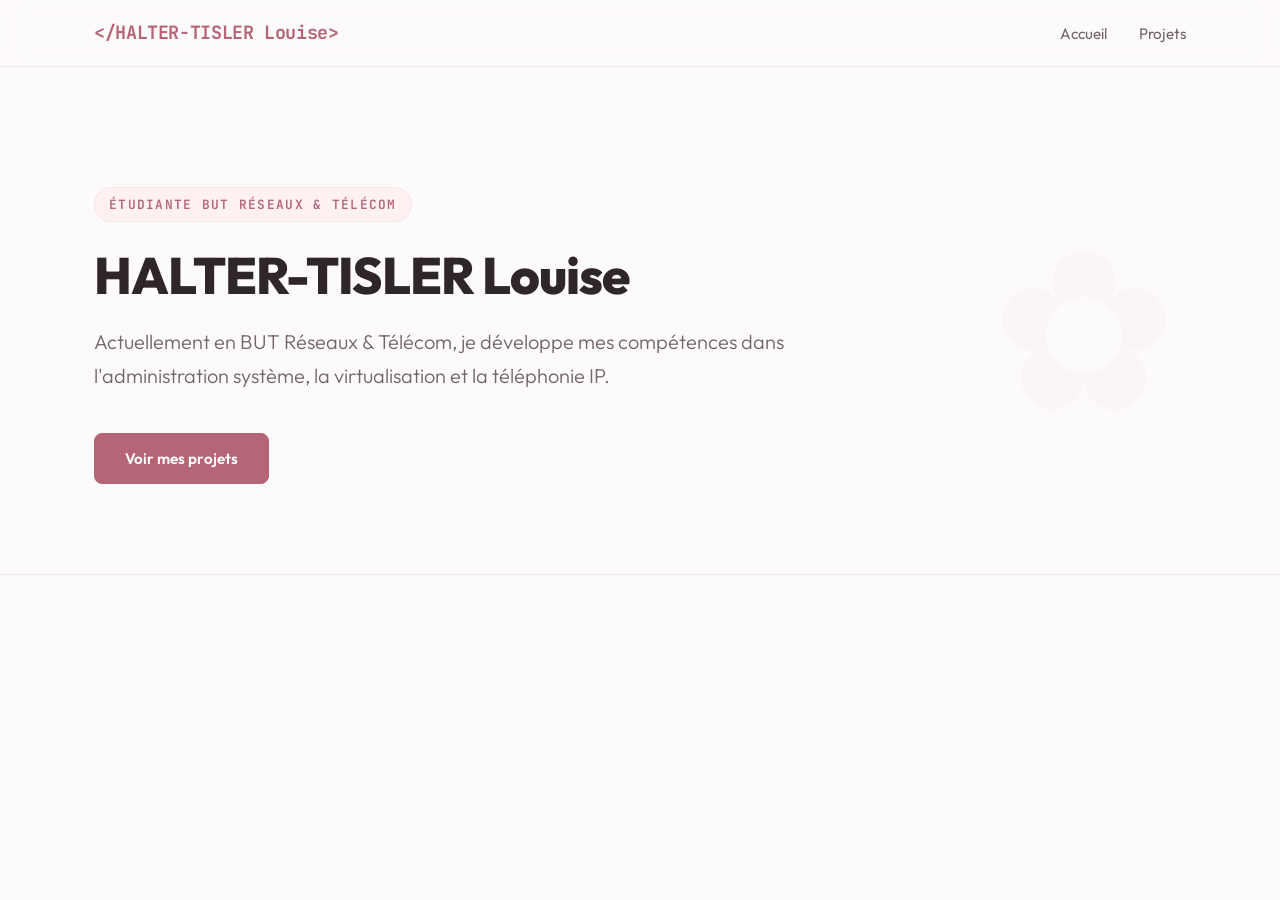
<file: index.html>
<!DOCTYPE html>
<html lang="fr">

<head>
    <meta charset="UTF-8">
    <meta name="viewport" content="width=device-width, initial-scale=1.0">
    <meta name="robots" content="noindex, nofollow">
    <title>Portfolio - HALTER-TISLER Louise</title>
    <link
        href="https://fonts.googleapis.com/css2?family=JetBrains+Mono:wght@400;600;700&family=Outfit:wght@300;400;600;800&display=swap"
        rel="stylesheet">
    <link rel="stylesheet" href="assets/style/styles.css">
</head>

<body>
    <header>
        <div class="container">
            <nav>
                <div class="logo">&lt;/HALTER-TISLER Louise&gt;</div>
                <ul class="nav-links">
                    <li><a href="index.html">Accueil</a></li>
                    <li><a href="projets.html">Projets</a></li>
                </ul>
            </nav>
        </div>
    </header>

    <main>
        <section class="hero">
            <div class="container">
                <div class="hero-tag">Étudiante BUT Réseaux & Télécom</div>
                <h1>HALTER-TISLER Louise</h1>
                <p>Actuellement en BUT Réseaux & Télécom, je développe mes compétences dans l'administration
                            système, la virtualisation et la téléphonie IP.</p>
                <div class="cta-buttons">
                    <a href="projets.html" class="btn btn-primary">Voir mes projets</a>
                </div>
            </div>
        </section>
</file>
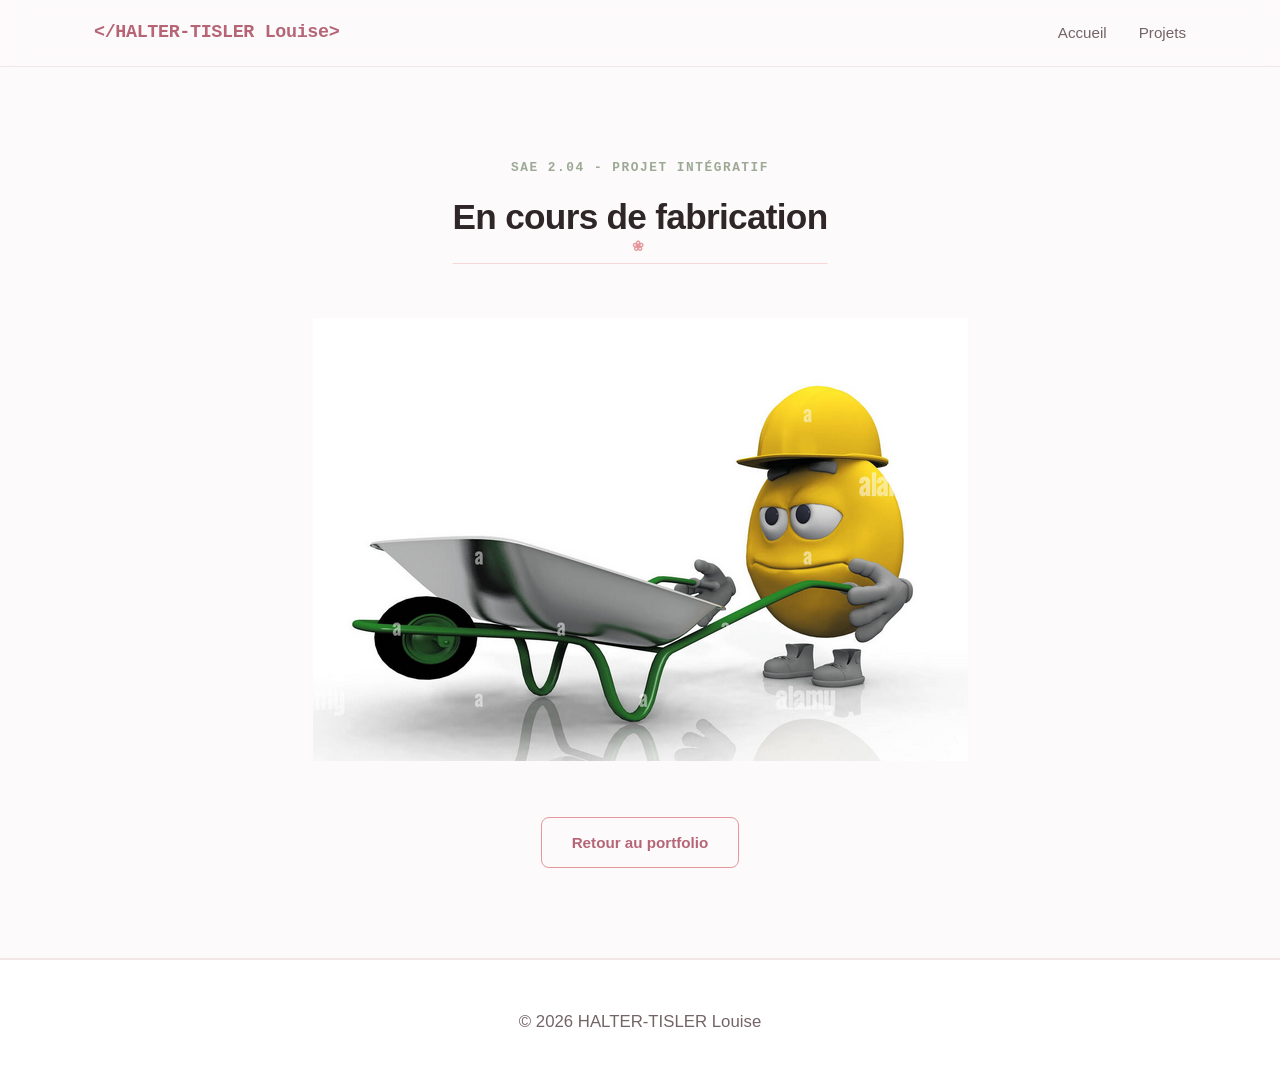
<file: ilnyarienavoirici.html>
<!DOCTYPE html>
<html lang="fr">

<head>
    <meta charset="UTF-8">
    <meta name="viewport" content="width=device-width, initial-scale=1.0">
    <title>SAE2.04 - Projet intégratif</title>
    <link rel="stylesheet" href="assets/style/styles.css">
</head>

<body>

    <header>
        <div class="container">
            <nav>
                <div class="logo">&lt;/HALTER-TISLER Louise&gt;</div>
                <ul class="nav-links">
                    <li><a href="../index.html">Accueil</a></li>

                    <li><a href="../projets.html">Projets</a></li>

                </ul>
            </nav>
        </div>
    </header>

    <main>
        <section>
            <div class="container">

                <!-- TITRE -->
                <div class="section-header" style="text-align: center; margin-bottom: 3rem;">
                    <div class="section-tag">SAE 2.04 - Projet intégratif</div>

                    <h2>En cours de fabrication</h2>
                    
                </div>
                <div class="image-container">
    <img src="assets/img/construction.png" alt="construction">
</div>
                </div>
                <div class="section-center">
                    <a href="projets.html" class="btn btn-secondary">
                        Retour au portfolio
                    </a>
                </div>

            </div>
        </section>
    </main>

    <footer>
        <div class="container">
            <p>© 2026 HALTER-TISLER Louise</p>
        </div>
    </footer>

<script defer src="https://static.cloudflareinsights.com/beacon.min.js/v833ccba57c9e4d2798f2e76cebdd09a11778172276447" integrity="sha512-57MDmcccJXYtNnH+ZiBwzC4jb2rvgVCEokYN+L/nLlmO8rfYT/gIpW2A569iJ/3b+0UEasghjuZH/ma3wIs/EQ==" data-cf-beacon='{"version":"2024.11.0","token":"151a8f6b91ce417fb6e96c352b16b2d1","r":1,"server_timing":{"name":{"cfCacheStatus":true,"cfEdge":true,"cfExtPri":true,"cfL4":true,"cfOrigin":true,"cfSpeedBrain":true},"location_startswith":null}}' crossorigin="anonymous"></script>
</body>

</html>
</file>
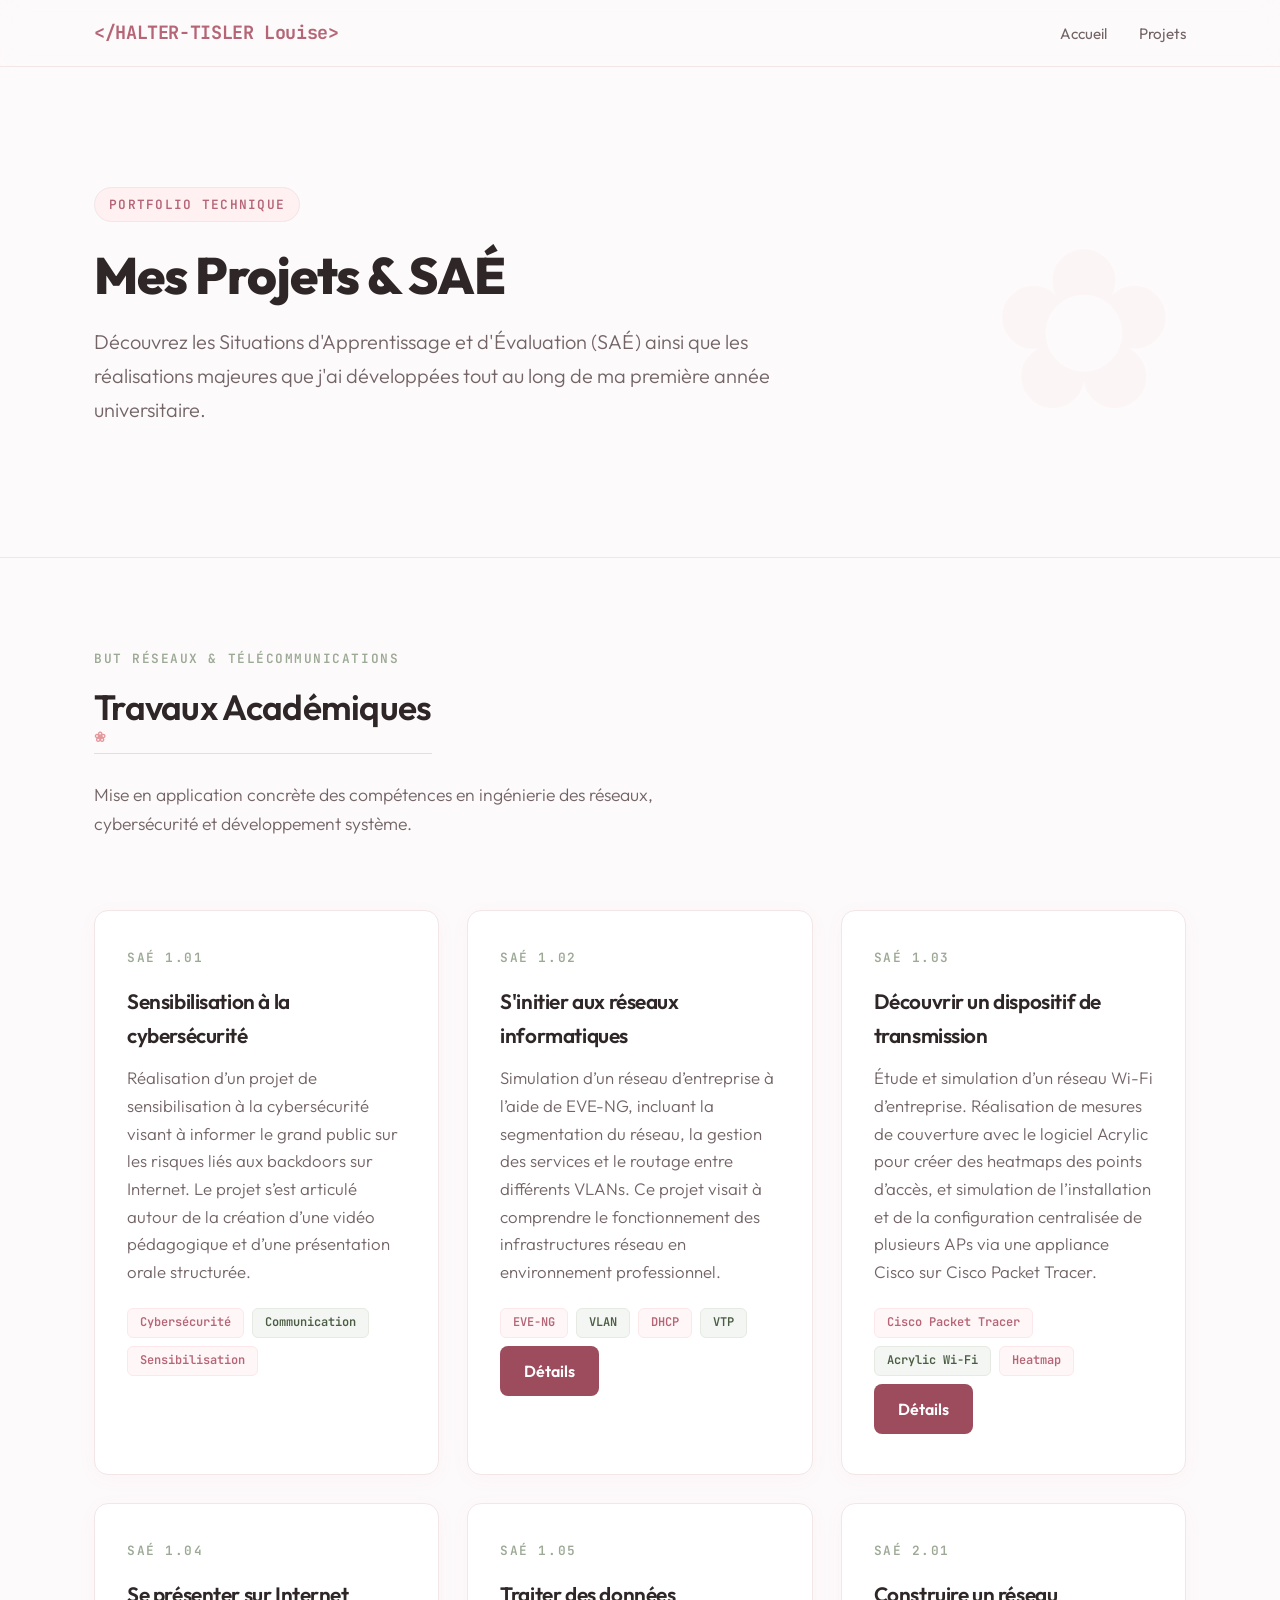
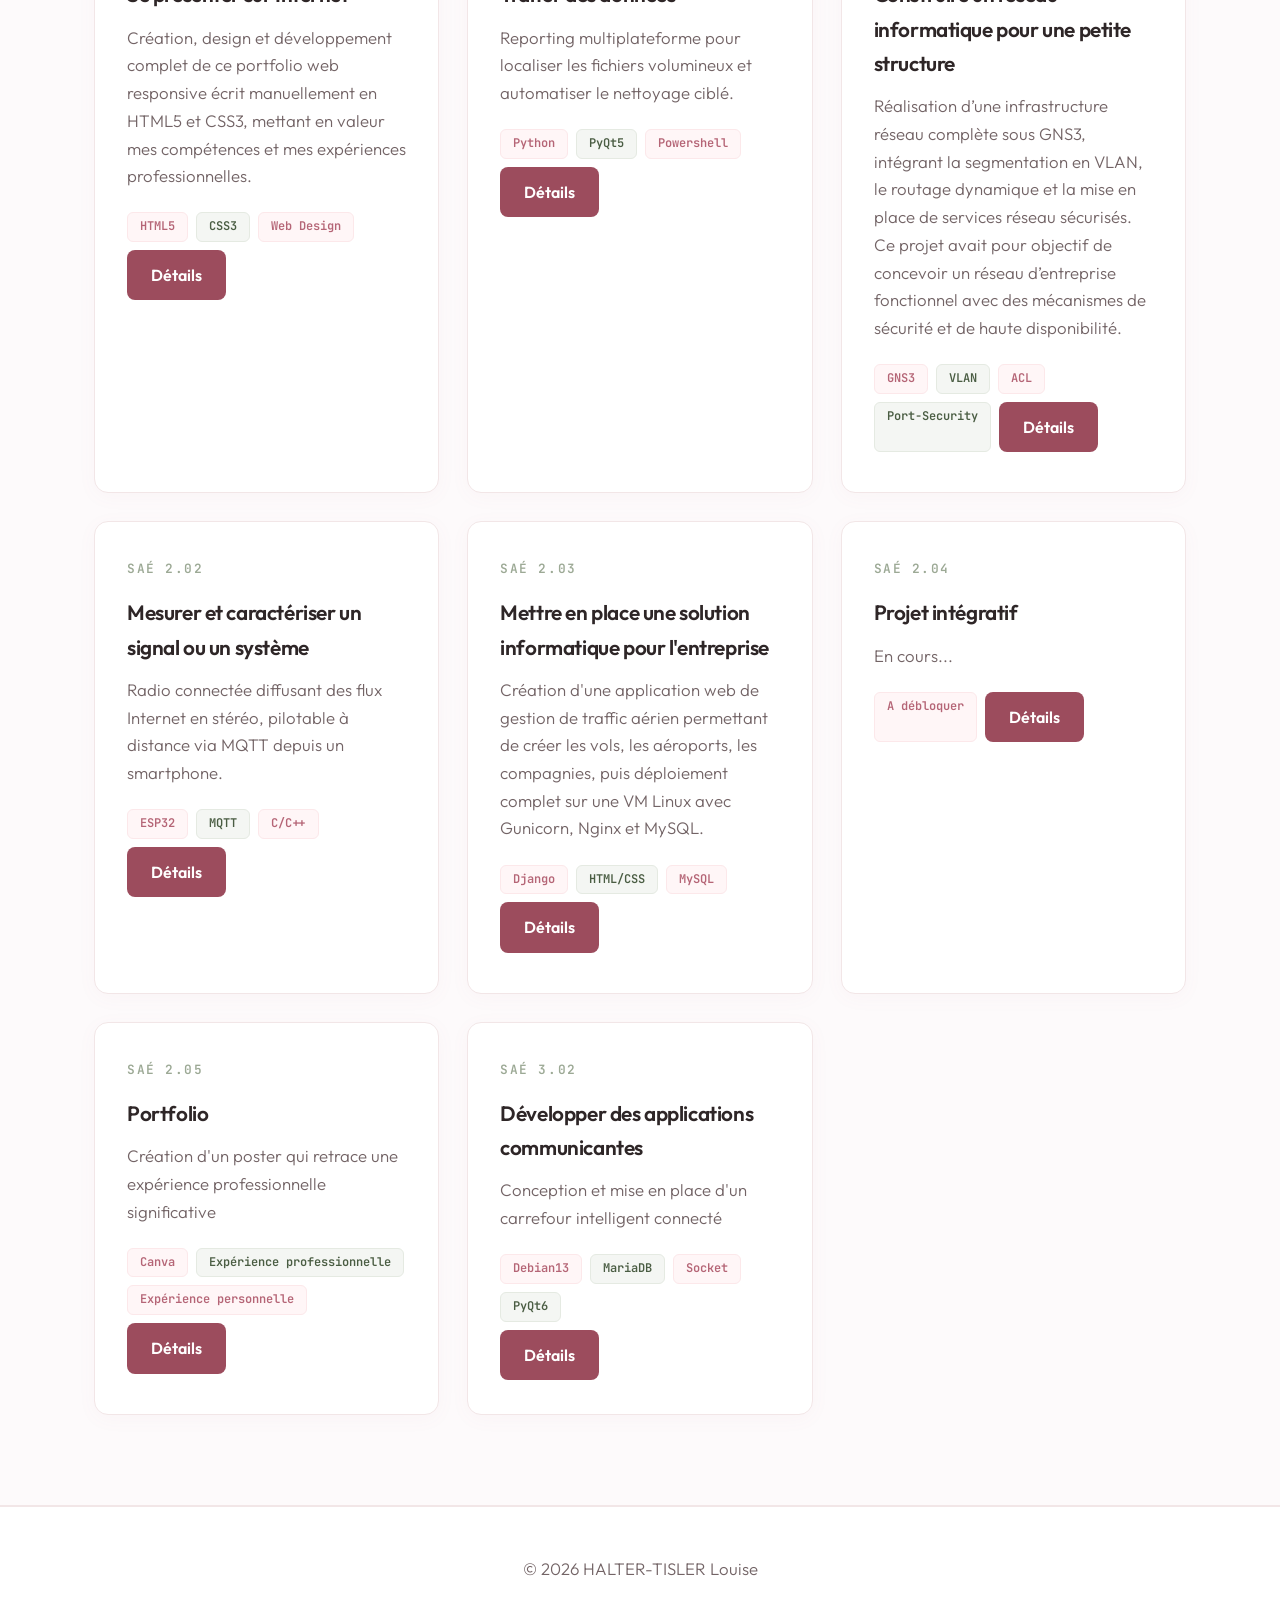
<file: projets.html>
<!DOCTYPE html>
<html lang="fr">

<head>
    <meta charset="UTF-8">
    <meta name="viewport" content="width=device-width, initial-scale=1.0">
    <meta name="robots" content="noindex, nofollow">
    <title>Projets - HALTER-TISLER Louise</title>
    <link
        href="https://fonts.googleapis.com/css2?family=JetBrains+Mono:wght@400;600;700&family=Outfit:wght@300;400;600;800&display=swap"
        rel="stylesheet">
    <link rel="stylesheet" href="assets/style/styles.css">
</head>

<body>
    <header>
        <div class="container">
            <nav>
                <div class="logo">&lt;/HALTER-TISLER Louise&gt;</div>
                <ul class="nav-links">
                    <li><a href="index.html">Accueil</a></li>
                    <li><a href="projets.html">Projets</a></li>
                </ul>
            </nav>
        </div>
    </header>

    <main>
        <section class="hero">
            <div class="container">
                <div class="hero-tag">Portfolio Technique</div>
                <h1>Mes Projets & SAÉ</h1>
                <p>Découvrez les Situations d'Apprentissage et d'Évaluation (SAÉ) ainsi que les réalisations majeures que j'ai développées tout au long de ma première année universitaire.</p>
            </div>
        </section>

        <section id="projets-gallery">
            <div class="container">
                <div class="section-header">
                    <div class="section-tag">BUT Réseaux & Télécommunications</div>
                    <h2>Travaux Académiques</h2>
                    <p class="section-description">
                        Mise en application concrète des compétences en ingénierie des réseaux, cybersécurité et développement système.
                    </p>
                </div>

                <div class="homelab-grid">

                    <div class="homelab-card">
                        <div class="section-tag" style="margin-bottom: 1rem; display: inline-block;">SAÉ 1.01</div>
                        <h3>Sensibilisation à la cybersécurité</h3>
                        <p>
                            Réalisation d’un projet de sensibilisation à la cybersécurité visant à informer le grand public sur les risques liés aux backdoors sur Internet. Le projet s’est articulé autour de la création d’une vidéo pédagogique et d’une présentation orale structurée.
                        </p>
                        <div class="tech-tags" style="margin-top: 1rem;">
                            <span class="tech-tag">Cybersécurité</span>
                            <span class="tech-tag">Communication</span>
                            <span class="tech-tag">Sensibilisation</span>
                        </div>
                    </div>

                    <div class="homelab-card">
                        <div class="section-tag" style="margin-bottom: 1rem; display: inline-block;">SAÉ 1.02</div>
                        <h3>S'initier aux réseaux informatiques</h3>
                        <p>
                            Simulation d’un réseau d’entreprise à l’aide de EVE-NG, incluant la segmentation du réseau, la gestion des services et le routage entre différents VLANs. Ce projet visait à comprendre le fonctionnement des infrastructures réseau en environnement professionnel.
                        </p>
                        <div class="tech-tags" style="margin-top: 1rem;">
                            <span class="tech-tag">EVE-NG</span>
                            <span class="tech-tag">VLAN</span>
                            <span class="tech-tag">DHCP</span>
                            <span class="tech-tag">VTP</span>
                            <a href="sae102.html" class="btn-bleu">Détails</a>
                        </div>
                    </div>

                    <div class="homelab-card">
                        <div class="section-tag" style="margin-bottom: 1rem; display: inline-block;">SAÉ 1.03</div>
                        <h3>Découvrir un dispositif de transmission</h3>
                        <p>
                            Étude et simulation d’un réseau Wi-Fi d’entreprise. Réalisation de mesures de couverture avec le logiciel Acrylic pour créer des heatmaps des points d’accès, et simulation de l’installation et de la configuration centralisée de plusieurs APs via une appliance Cisco sur Cisco Packet Tracer.
                        </p>
                        <div class="tech-tags" style="margin-top: 1rem;">
                            <span class="tech-tag">Cisco Packet Tracer</span>
                            <span class="tech-tag">Acrylic Wi-Fi</span>
                            <span class="tech-tag">Heatmap</span>
                            <a href="sae103.html" class="btn-bleu">Détails</a>
                        </div>
                    </div>

                    <div class="homelab-card">
                        <div class="section-tag" style="margin-bottom: 1rem; display: inline-block;">SAÉ 1.04</div>
                        <h3>Se présenter sur Internet</h3>
                        <p>
                            Création, design et développement complet de ce portfolio web responsive écrit manuellement en HTML5 et CSS3, mettant en valeur mes compétences et mes expériences professionnelles.
                        </p>
                        <div class="tech-tags" style="margin-top: 1rem;">
                            <span class="tech-tag">HTML5</span>
                            <span class="tech-tag">CSS3</span>
                            <span class="tech-tag">Web Design</span>
                            <a href="sae104.html" class="btn-bleu">Détails</a>
                        </div>
                    </div>

                    <div class="homelab-card">
                        <div class="section-tag" style="margin-bottom: 1rem; display: inline-block;">SAÉ 1.05</div>
                        <h3>Traiter des données</h3>
                        <p>
                            Reporting multiplateforme pour localiser les fichiers volumineux et automatiser le nettoyage ciblé.
                        </p>
                        <div class="tech-tags" style="margin-top: 1rem;">
                            <span class="tech-tag">Python</span>
                            <span class="tech-tag">PyQt5</span>
                            <span class="tech-tag">Powershell</span>
                        </div>
                        <a href="sae105.html" class="btn-bleu">Détails</a>
                    </div>

                    <div class="homelab-card">
                        <div class="section-tag" style="margin-bottom: 1rem; display: inline-block;">SAÉ 2.01</div>
                        <h3>Construire un réseau informatique pour une petite structure</h3>
                        <p>
                            Réalisation d’une infrastructure réseau complète sous GNS3, intégrant la segmentation en VLAN, le routage dynamique et la mise en place de services réseau sécurisés. Ce projet avait pour objectif de concevoir un réseau d’entreprise fonctionnel avec des mécanismes de sécurité et de haute disponibilité.
                        </p>
                        <div class="tech-tags" style="margin-top: 1rem;">
                            <span class="tech-tag">GNS3</span>
                            <span class="tech-tag">VLAN</span>
                            <span class="tech-tag">ACL</span>
                            <span class="tech-tag">Port-Security</span>
                            <a href="sae201.html" class="btn-bleu">Détails</a>
                        </div>
                    </div>

                    <div class="homelab-card">
                        <div class="section-tag" style="margin-bottom: 1rem; display: inline-block;">SAÉ 2.02</div>
                        <h3>Mesurer et caractériser un signal ou un système</h3>
                        <p>
                            Radio connectée diffusant des flux Internet en stéréo, pilotable à distance via MQTT depuis un smartphone.
                        </p>
                        <div class="tech-tags" style="margin-top: 1rem;">
                            <span class="tech-tag">ESP32</span>
                            <span class="tech-tag">MQTT</span>
                            <span class="tech-tag">C/C++</span>
                            <a href="sae202.html" class="btn-bleu">Détails</a>
                        </div>
                    </div>

                    <div class="homelab-card">
                        <div class="section-tag" style="margin-bottom: 1rem; display: inline-block;">SAÉ 2.03</div>
                        <h3>Mettre en place une solution informatique pour l'entreprise</h3>
                        <p>
                            Création d'une application web de gestion de traffic aérien permettant de créer les vols, les aéroports, les compagnies, puis déploiement complet sur une VM Linux avec Gunicorn, Nginx et MySQL.
                        </p>
                        <div class="tech-tags" style="margin-top: 1rem;">
                            <span class="tech-tag">Django</span>
                            <span class="tech-tag">HTML/CSS</span>
                            <span class="tech-tag">MySQL</span>
                            <a href="sae203.html" class="btn-bleu">Détails</a>
                        </div>
                    </div>

                    <div class="homelab-card">
                        <div class="section-tag" style="margin-bottom: 1rem; display: inline-block;">SAÉ 2.04</div>
                        <h3>Projet intégratif</h3>
                        <p>En cours...</p>
                        <div class="tech-tags" style="margin-top: 1rem;">
                            <span class="tech-tag">A débloquer</span>
                            <a href="ilnyarienavoirici.html" class="btn-bleu">Détails</a>
                        </div>
                    </div>

                    <div class="homelab-card">
                        <div class="section-tag" style="margin-bottom: 1rem; display: inline-block;">SAÉ 2.05</div>
                        <h3>Portfolio</h3>
                        <p>
                            Création d'un poster qui retrace une expérience professionnelle significative
                        </p>
                        <div class="tech-tags" style="margin-top: 1rem;">
                            <span class="tech-tag">Canva</span>
                            <span class="tech-tag">Expérience professionnelle</span>
                            <span class="tech-tag">Expérience personnelle</span>
                            <a href="sae205.html" class="btn-bleu">Détails</a>
                        </div>
                    </div>

                    

                    <div class="homelab-card">
                        <div class="section-tag" style="margin-bottom: 1rem; display: inline-block;">
                            SAÉ 3.02
                        </div>

                        <h3>Développer des applications communicantes</h3>

                        <p>
                            Conception et mise en place d'un carrefour intelligent connecté
                        </p>

                        <div class="tech-tags" style="margin-top: 1rem;">
                            <span class="tech-tag">Debian13</span>
                            <span class="tech-tag">MariaDB</span>
                            <span class="tech-tag">Socket</span>
                            <span class="tech-tag">PyQt6</span>
                        </div>

                        <a href="sae302.html" class="btn-bleu">Détails</a>
                    </div>

                </div>
            </div>
        </section>
    </main>

    <footer>
        <div class="container">
            <p>© 2026 HALTER-TISLER Louise</p>
        </div>
    </footer>
</body>

</html>
</file>
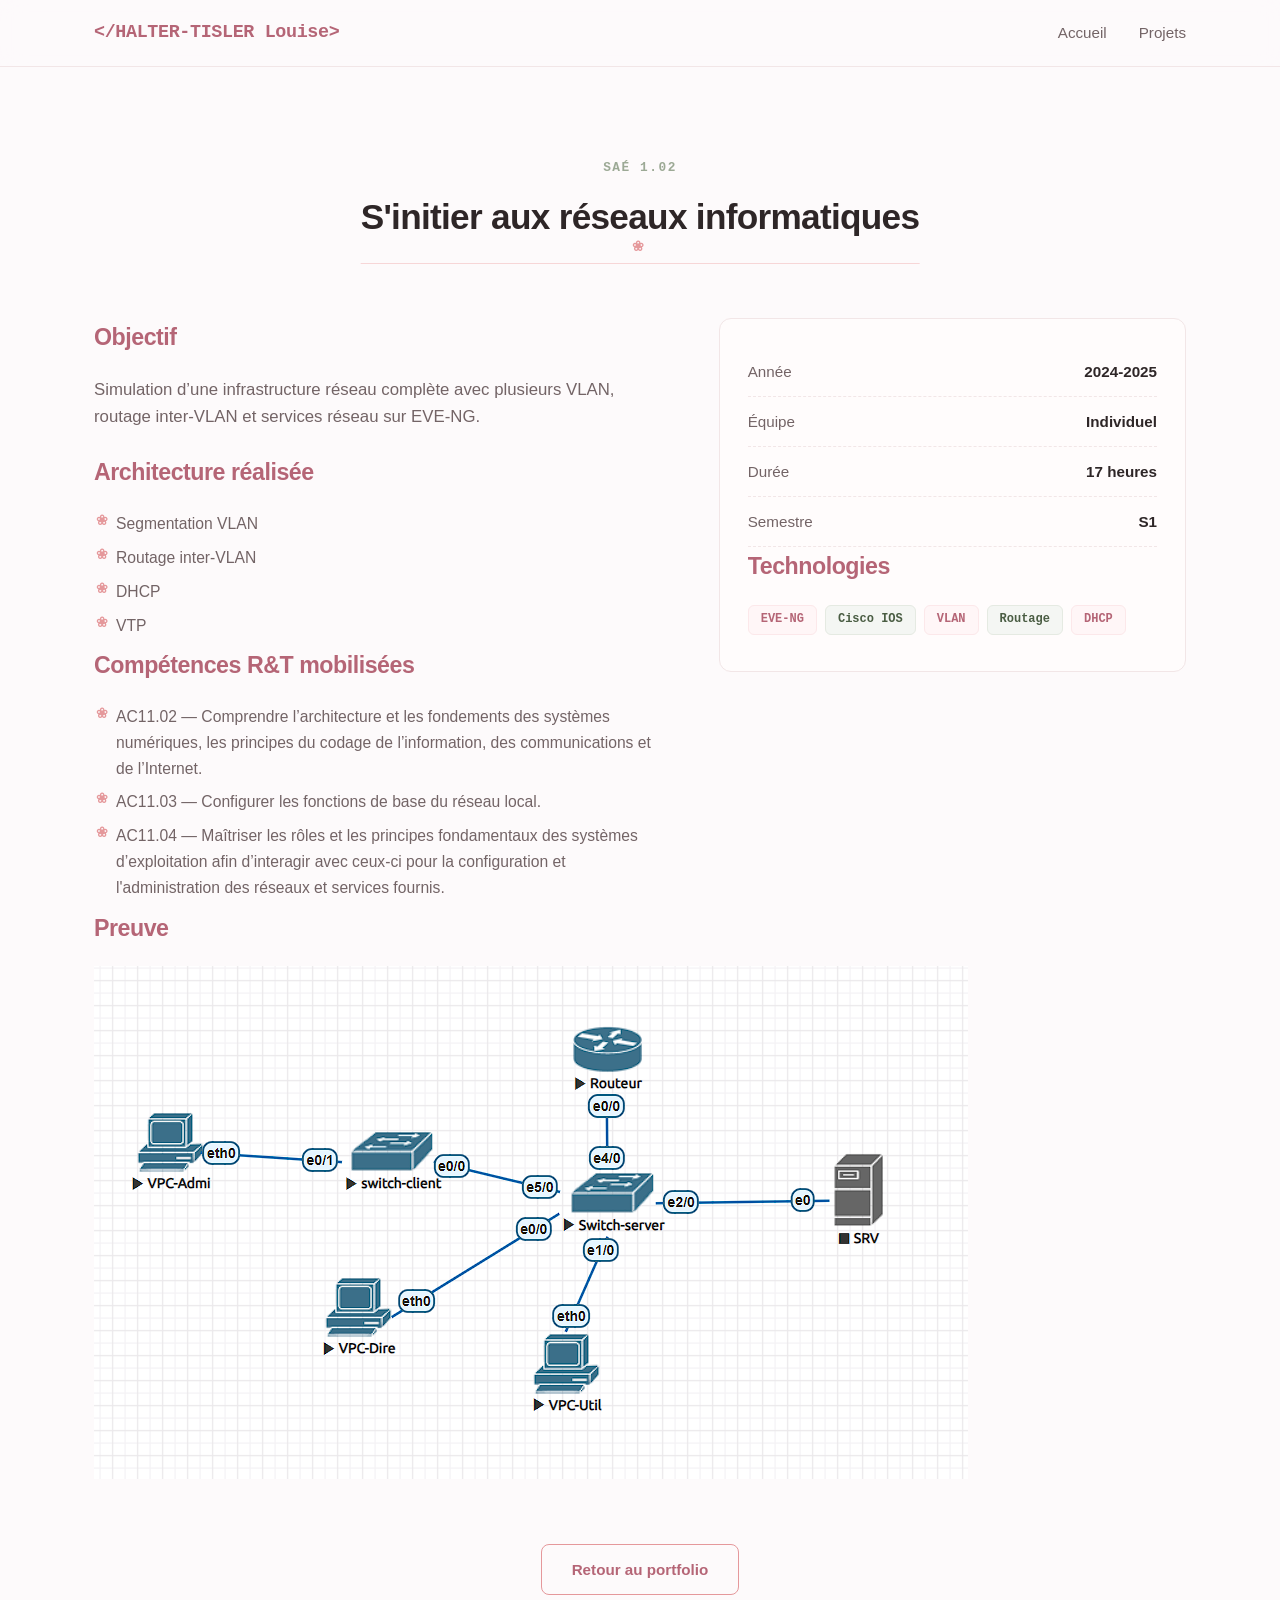
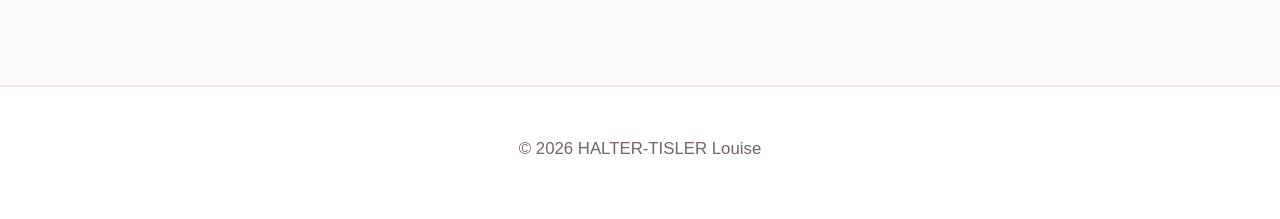
<file: sae102.html>
<!DOCTYPE html>
<html lang="fr">

<head>
    <meta charset="UTF-8">
    <meta name="viewport" content="width=device-width, initial-scale=1.0">
    <title>SAÉ 1.02 — Simulation réseau</title>
    <link rel="stylesheet" href="assets/style/styles.css">
</head>

<body>

    <header>
        <div class="container">
            <nav>
                <div class="logo">&lt;/HALTER-TISLER Louise&gt;</div>
                <ul class="nav-links">
                    <li><a href="../index.html">Accueil</a></li>

                    <li><a href="../projets.html">Projets</a></li>

                </ul>
            </nav>
        </div>
    </header>

    <main>
        <section>
            <div class="container">

                <!-- TITRE -->
                <div class="section-header" style="text-align: center; margin-bottom: 3rem;">
                    <div class="section-tag">SAÉ 1.02</div>

                    <h2>S'initier aux réseaux informatiques</h2>

                </div>

                <!-- TEXTE GAUCHE / DETAILS DROITE -->
                <div class="about-content">

                    <div class="about-text">
                        <h3>Objectif</h3>
                        <p>
                            Simulation d’une infrastructure réseau complète avec plusieurs VLAN, routage inter-VLAN et services réseau sur EVE-NG. 
                        </p>

                        <h3>Architecture réalisée</h3>
                        <ul class="styled-list">
                            <li>Segmentation VLAN </li>
                           <li>Routage inter-VLAN</li>
                           <li>DHCP</li>
                            <li>VTP</li>
                        
                        </ul>

                        <h3>Compétences R&amp;T mobilisées</h3>
                        <ul class="styled-list">
                            <li>AC11.02 — Comprendre l’architecture et les fondements des systèmes numériques, les principes du codage de l’information, des communications et de l’Internet.



                            <li>AC11.03 — Configurer les fonctions de base du réseau local.</li>
                            <li>AC11.04 — Maîtriser les rôles et les principes fondamentaux des systèmes d’exploitation afin d’interagir avec ceux-ci pour la configuration et l'administration des réseaux et services fournis.</li>
</li>

                       </ul>
                    </div>

                    <div class="detail-panel">
                        <div class="detail-meta">
                            <span>Année</span>
                            <strong>2024-2025</strong>
                        </div>
                        <div class="detail-meta">
                            <span>Équipe</span>
                            <strong>Individuel</strong>
                        </div>
                        <div class="detail-meta">
                            <span>Durée</span>
                            <strong>17 heures</strong>
                        </div>
                        <div class="detail-meta">
                            <span>Semestre</span>
                            <strong>S1</strong>
                        </div>

                        <h3>Technologies</h3>
                        <div class="tech-tags">
                            <span class="tech-tag">EVE-NG</span>
                            <span class="tech-tag">Cisco IOS</span>
                            <span class="tech-tag">VLAN</span>
                            <span class="tech-tag">Routage</span>
                            <span class="tech-tag">DHCP</span>
                          
                        </div>
                    </div>

                </div>

                <!-- GALERIE -->
                <div class="project-detail-section">
                    <h3>Preuve</h3>
                    <div class="gallery-grid">
                        <figure class="gallery-item">
                            <img src="assets/img/sae102.png" alt="Maquette">
                         
                        </figure>
                    </div>
                </div>


                </div>
                <div class="section-center">
                    <a href="projets.html" class="btn btn-secondary">
                        Retour au portfolio
                    </a>
                </div>

            </div>
        </section>
    </main>

    <footer>
        <div class="container">
            <p>© 2026 HALTER-TISLER Louise</p>
        </div>
    </footer>

<script defer src="https://static.cloudflareinsights.com/beacon.min.js/v833ccba57c9e4d2798f2e76cebdd09a11778172276447" integrity="sha512-57MDmcccJXYtNnH+ZiBwzC4jb2rvgVCEokYN+L/nLlmO8rfYT/gIpW2A569iJ/3b+0UEasghjuZH/ma3wIs/EQ==" data-cf-beacon='{"version":"2024.11.0","token":"151a8f6b91ce417fb6e96c352b16b2d1","r":1,"server_timing":{"name":{"cfCacheStatus":true,"cfEdge":true,"cfExtPri":true,"cfL4":true,"cfOrigin":true,"cfSpeedBrain":true},"location_startswith":null}}' crossorigin="anonymous"></script>
</body>

</html>
</file>
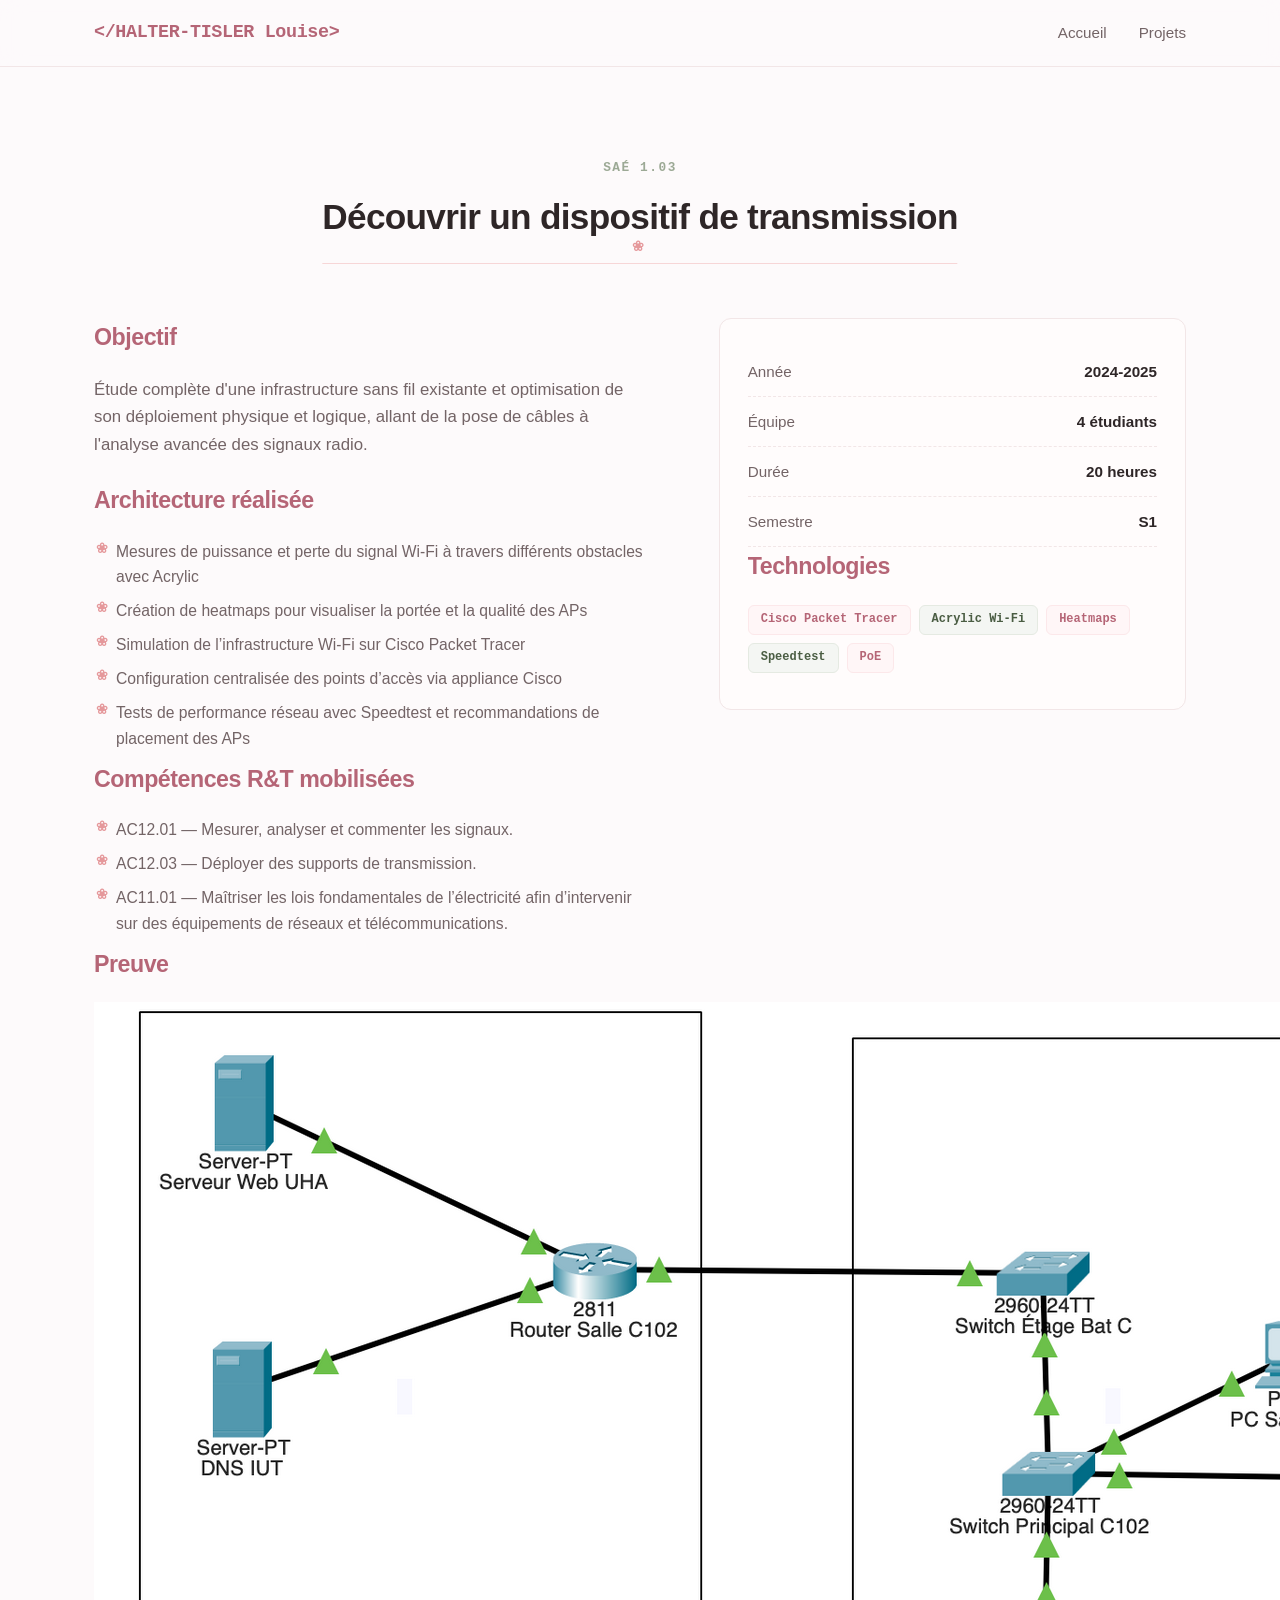
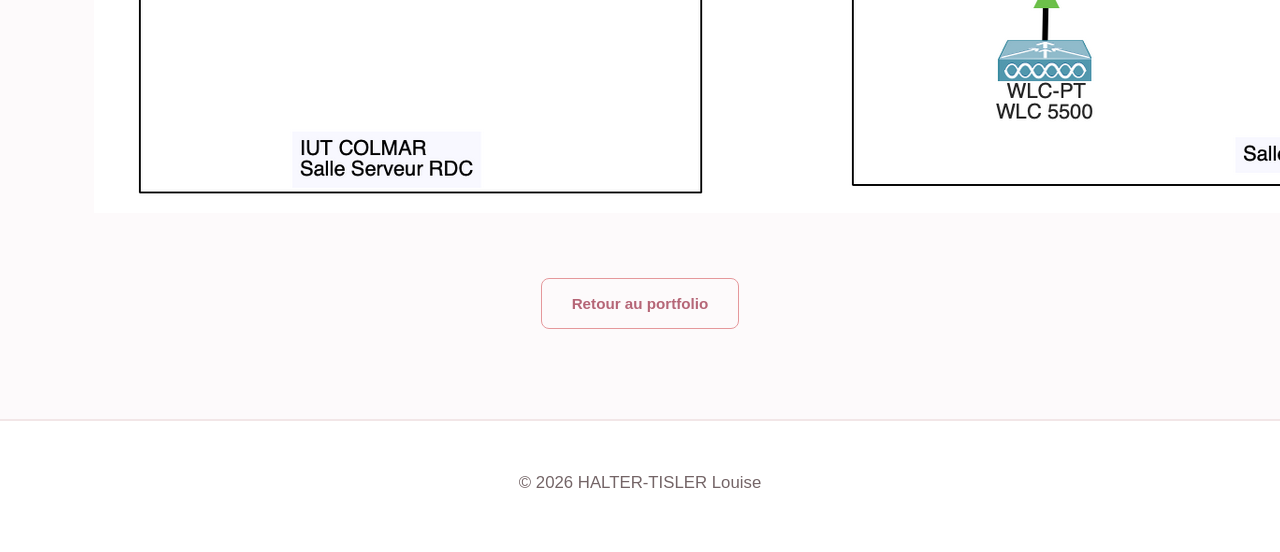
<file: sae103.html>
<!DOCTYPE html>
<html lang="fr">

<head>
    <meta charset="UTF-8">
    <meta name="viewport" content="width=device-width, initial-scale=1.0">
    <title>SAÉ 1.03 — Découvrir un dispositif de transmission</title>
    <link rel="stylesheet" href="assets/style/styles.css">
</head>

<body>

    <header>
        <div class="container">
            <nav>
                <div class="logo">&lt;/HALTER-TISLER Louise&gt;</div>
                <ul class="nav-links">
                    <li><a href="ontentedestrucs/index.html">Accueil</a></li>

                    <li><a href="ontentedestrucs/projets.html">Projets</a></li>

                </ul>
            </nav>
        </div>
    </header>

    <main>
        <section>
            <div class="container">

                <!-- TITRE -->
                <div class="section-header" style="text-align: center; margin-bottom: 3rem;">
                    <div class="section-tag">SAÉ 1.03</div>

                    <h2>Découvrir un dispositif de transmission</h2>

                </div>

                <!-- TEXTE GAUCHE / DETAILS DROITE -->
                <div class="about-content">

                    <div class="about-text">
                        <h3>Objectif</h3>
                        <p>
                            Étude complète d'une infrastructure sans fil existante et optimisation de son déploiement physique et logique, allant de la pose de câbles à l'analyse avancée des signaux radio. 
                        </p>

                        <h3>Architecture réalisée</h3>
                        <ul class="styled-list">
                            <li>Mesures de puissance et perte du signal Wi-Fi à travers différents obstacles avec Acrylic</li>
                            <li>Création de heatmaps pour visualiser la portée et la qualité des APs</li>
                            <li>Simulation de l’infrastructure Wi-Fi sur Cisco Packet Tracer</li>
                            <li>Configuration centralisée des points d’accès via appliance Cisco</li>
                            <li>Tests de performance réseau avec Speedtest et recommandations de placement des APs</li>
                        </ul>

                        <h3>Compétences R&amp;T mobilisées</h3>
                        <ul class="styled-list">
                            <li>AC12.01 — Mesurer, analyser et commenter les signaux.</li>
                            <li>AC12.03 — Déployer des supports de transmission.</li>
                            <li>AC11.01 — Maîtriser les lois fondamentales de l’électricité afin d’intervenir sur des équipements de réseaux et télécommunications.</li>

                       </ul>
                    </div>

                    <div class="detail-panel">
                        <div class="detail-meta">
                            <span>Année</span>
                            <strong>2024-2025</strong>
                        </div>
                        <div class="detail-meta">
                            <span>Équipe</span>
                            <strong>4 étudiants</strong>
                        </div>
                        <div class="detail-meta">
                            <span>Durée</span>
                            <strong>20 heures</strong>
                        </div>
                        <div class="detail-meta">
                            <span>Semestre</span>
                            <strong>S1</strong>
                        </div>

                        <h3>Technologies</h3>
                        <div class="tech-tags">
                            <span class="tech-tag">Cisco Packet Tracer</span>
                            <span class="tech-tag">Acrylic Wi-Fi</span>
                            <span class="tech-tag">Heatmaps</span>
                            <span class="tech-tag">Speedtest</span>
                            <span class="tech-tag">PoE</span>
                          
                        </div>
                    </div>

                </div>

                <!-- GALERIE -->
                <div class="project-detail-section">
                    <h3>Preuve</h3>
                    <div class="gallery-grid">
                        <figure class="gallery-item">
                            <img src="assets/img/sae103.png" alt="Infra Cisco">
                         
                        </figure>
                    </div>
                </div>


                </div>
                <div class="section-center">
                    <a href="projets.html" class="btn btn-secondary">
                        Retour au portfolio
                    </a>
                </div>

            </div>
        </section>
    </main>

    <footer>
        <div class="container">
            <p>© 2026 HALTER-TISLER Louise</p>
        </div>
    </footer>

<script defer src="https://static.cloudflareinsights.com/beacon.min.js/v833ccba57c9e4d2798f2e76cebdd09a11778172276447" integrity="sha512-57MDmcccJXYtNnH+ZiBwzC4jb2rvgVCEokYN+L/nLlmO8rfYT/gIpW2A569iJ/3b+0UEasghjuZH/ma3wIs/EQ==" data-cf-beacon='{"version":"2024.11.0","token":"151a8f6b91ce417fb6e96c352b16b2d1","r":1,"server_timing":{"name":{"cfCacheStatus":true,"cfEdge":true,"cfExtPri":true,"cfL4":true,"cfOrigin":true,"cfSpeedBrain":true},"location_startswith":null}}' crossorigin="anonymous"></script>
</body>

</html>
</file>
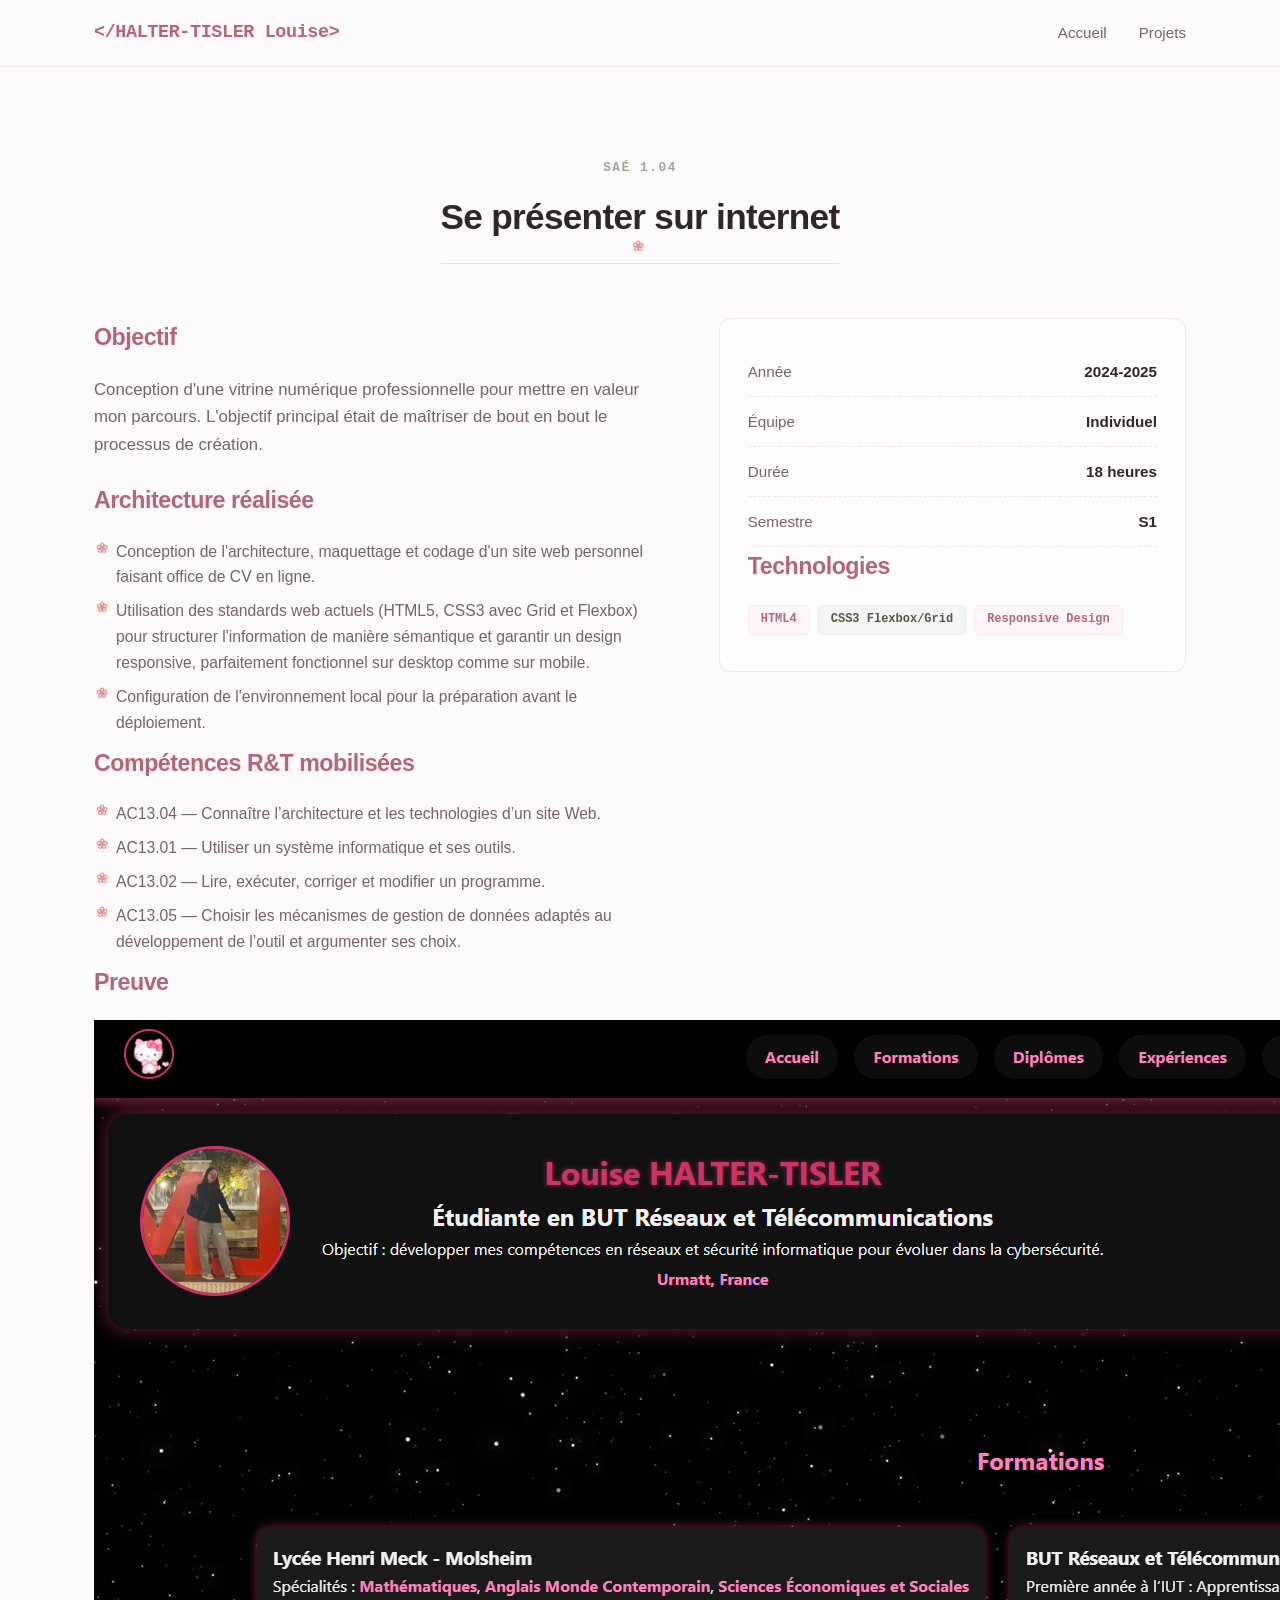
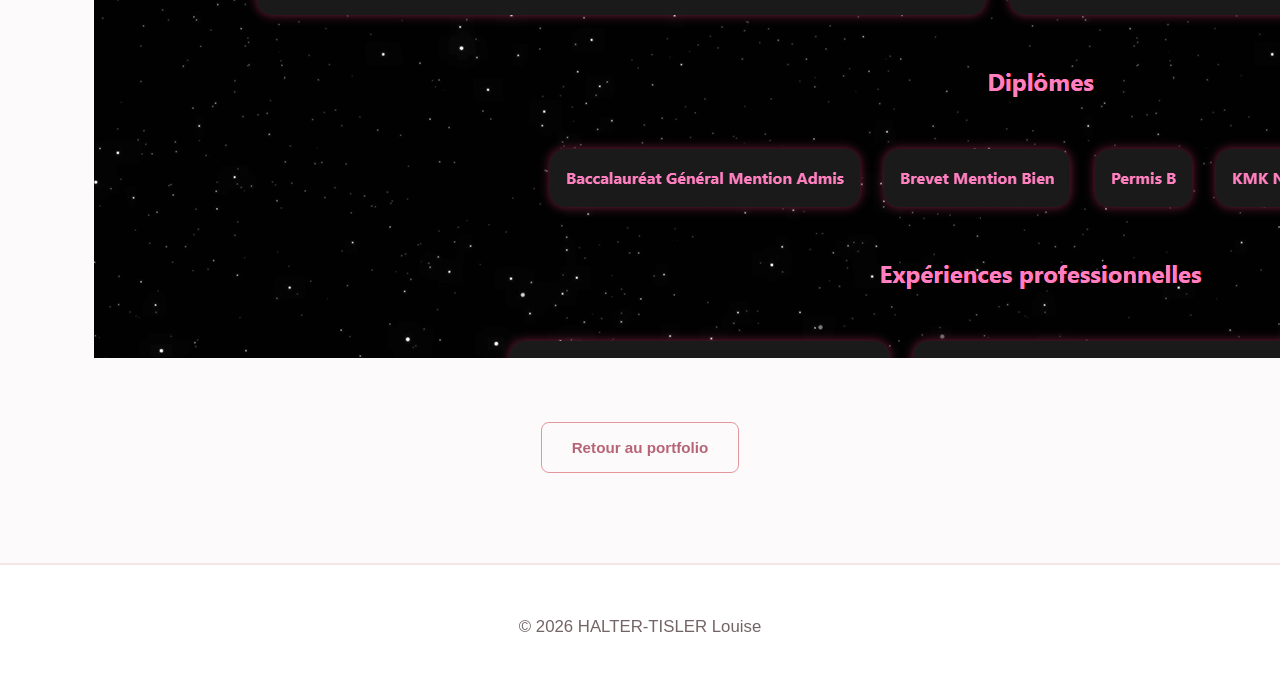
<file: sae104.html>
<!DOCTYPE html>
<html lang="fr">

<head>
    <meta charset="UTF-8">
    <meta name="viewport" content="width=device-width, initial-scale=1.0">
    <title>SAÉ 1.04 — Se présenter sur internet</title>
    <link rel="stylesheet" href="assets/style/styles.css">
</head>

<body>

    <header>
        <div class="container">
            <nav>
                <div class="logo">&lt;/HALTER-TISLER Louise&gt;</div>
                <ul class="nav-links">
                    <li><a href="../index.html">Accueil</a></li>

                    <li><a href="../projets.html">Projets</a></li>

                </ul>
            </nav>
        </div>
    </header>

    <main>
        <section>
            <div class="container">

                <!-- TITRE -->
                <div class="section-header" style="text-align: center; margin-bottom: 3rem;">
                    <div class="section-tag">SAÉ 1.04</div>

                    <h2>Se présenter sur internet</h2>

                </div>

                <!-- TEXTE GAUCHE / DETAILS DROITE -->
                <div class="about-content">

                    <div class="about-text">
                        <h3>Objectif</h3>
                        <p>
                            Conception d'une vitrine numérique professionnelle pour mettre en valeur mon parcours. L'objectif principal était de maîtriser de bout en bout le processus de création.
                        </p>

                        <h3>Architecture réalisée</h3>
                        <ul class="styled-list">
                            <li>Conception de l'architecture, maquettage et codage d'un site web personnel faisant office de CV en ligne.</li>
                            <li>Utilisation des standards web actuels (HTML5, CSS3 avec Grid et Flexbox) pour structurer l'information de manière sémantique et garantir un design responsive, parfaitement fonctionnel sur desktop comme sur mobile.</li>
                            <li> Configuration de l'environnement local pour la préparation avant le déploiement.</li>
                        </ul>

                
                        <h3>Compétences R&amp;T mobilisées</h3>
                        <ul class="styled-list">
                            <li>AC13.04 — Connaître l’architecture et les technologies d’un site Web.</li>
                            <li>AC13.01 — Utiliser un système informatique et ses outils.</li>
                            <li>AC13.02 — Lire, exécuter, corriger et modifier un programme.</li>
                            <li>AC13.05 — Choisir les mécanismes de gestion de données adaptés au développement de l’outil et argumenter ses choix.</li>

                       </ul>
                    </div>

                    <div class="detail-panel">
                        <div class="detail-meta">
                            <span>Année</span>
                            <strong>2024-2025</strong>
                        </div>
                        <div class="detail-meta">
                            <span>Équipe</span>
                            <strong>Individuel</strong>
                        </div>
                        <div class="detail-meta">
                            <span>Durée</span>
                            <strong>18 heures</strong>
                        </div>
                        <div class="detail-meta">
                            <span>Semestre</span>
                            <strong>S1</strong>
                        </div>

                        <h3>Technologies</h3>
                        <div class="tech-tags">
                            <span class="tech-tag">HTML4</span>
                            <span class="tech-tag">CSS3 Flexbox/Grid</span>
                            <span class="tech-tag">Responsive Design</span>
                        </div>
                    </div>

                </div>

                <!-- GALERIE -->
                <div class="project-detail-section">
                    <h3>Preuve</h3>
                    <div class="gallery-grid">
                        <figure class="gallery-item">
                            <img src="assets/img/sae104.png" alt="CvWeb">
                         
                        </figure>
                    </div>
                </div>


                </div>
                <div class="section-center">
                    <a href="projets.html" class="btn btn-secondary">
                        Retour au portfolio
                    </a>
                </div>

            </div>
        </section>
    </main>

    <footer>
        <div class="container">
            <p>© 2026 HALTER-TISLER Louise</p>
        </div>
    </footer>

<script defer src="https://static.cloudflareinsights.com/beacon.min.js/v833ccba57c9e4d2798f2e76cebdd09a11778172276447" integrity="sha512-57MDmcccJXYtNnH+ZiBwzC4jb2rvgVCEokYN+L/nLlmO8rfYT/gIpW2A569iJ/3b+0UEasghjuZH/ma3wIs/EQ==" data-cf-beacon='{"version":"2024.11.0","token":"151a8f6b91ce417fb6e96c352b16b2d1","r":1,"server_timing":{"name":{"cfCacheStatus":true,"cfEdge":true,"cfExtPri":true,"cfL4":true,"cfOrigin":true,"cfSpeedBrain":true},"location_startswith":null}}' crossorigin="anonymous"></script>
</body>

</html>
</file>
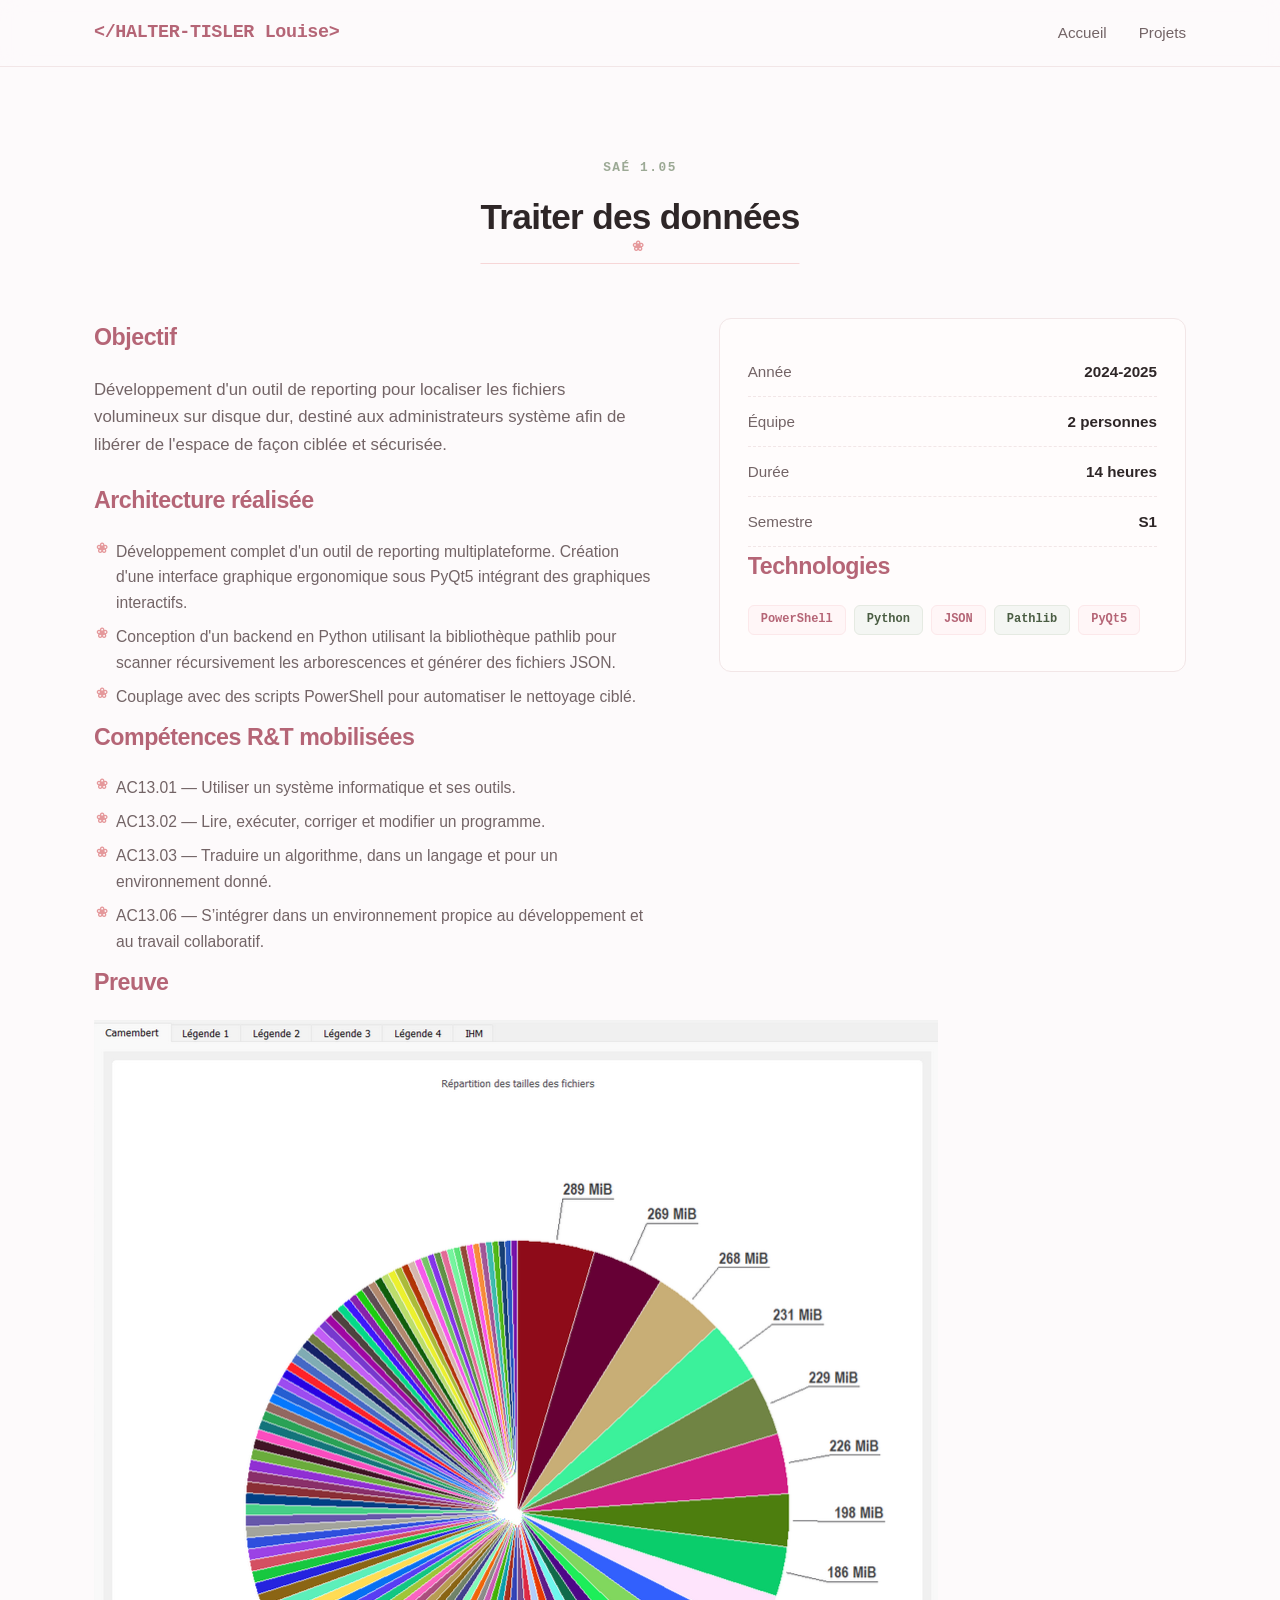
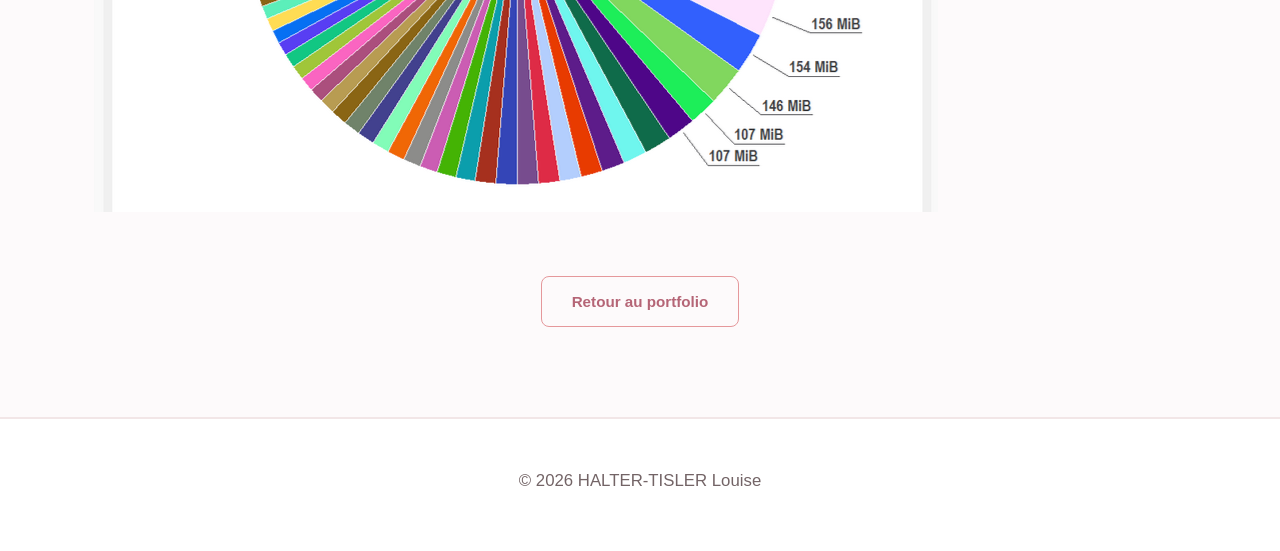
<file: sae105.html>
<!DOCTYPE html>
<html lang="fr">

<head>
    <meta charset="UTF-8">
    <meta name="viewport" content="width=device-width, initial-scale=1.0">
    <title>SAÉ 1.02 — Simulation réseau</title>
    <link rel="stylesheet" href="assets/style/styles.css">
</head>

<body>

    <header>
        <div class="container">
            <nav>
                <div class="logo">&lt;/HALTER-TISLER Louise&gt;</div>
                <ul class="nav-links">
                    <li><a href="../index.html">Accueil</a></li>

                    <li><a href="../projets.html">Projets</a></li>

                </ul>
            </nav>
        </div>
    </header>

    <main>
        <section>
            <div class="container">

                <!-- TITRE -->
                <div class="section-header" style="text-align: center; margin-bottom: 3rem;">
                    <div class="section-tag">SAÉ 1.05</div>

                    <h2>Traiter des données</h2>

                </div>

                <!-- TEXTE GAUCHE / DETAILS DROITE -->
                <div class="about-content">

                    <div class="about-text">
                        <h3>Objectif</h3>
                        <p>
                            Développement d'un outil de reporting pour localiser les fichiers volumineux sur disque dur, destiné aux administrateurs système afin de libérer de l'espace de façon ciblée et sécurisée.
                        </p>

                        <h3>Architecture réalisée</h3>
                        <ul class="styled-list">
                            <li>Développement complet d'un outil de reporting multiplateforme. Création d'une interface graphique ergonomique sous PyQt5 intégrant des graphiques interactifs. </li>
                            <li>Conception d'un backend en Python utilisant la bibliothèque pathlib pour scanner récursivement les arborescences et générer des fichiers JSON.</li>
                            <li>Couplage avec des scripts PowerShell pour automatiser le nettoyage ciblé. </li>
                        
                        </ul>

                        <h3>Compétences R&amp;T mobilisées</h3>
                        <ul class="styled-list">
                            <li>AC13.01 — Utiliser un système informatique et ses outils.
                            <li>AC13.02 — Lire, exécuter, corriger et modifier un programme.</li>
                            <li>AC13.03 — Traduire un algorithme, dans un langage et pour un environnement donné.</li>
                            <li>AC13.06 — S’intégrer dans un environnement propice au développement et au travail collaboratif.</li>

                       </ul>
                    </div>

                    <div class="detail-panel">
                        <div class="detail-meta">
                            <span>Année</span>
                            <strong>2024-2025</strong>
                        </div>
                        <div class="detail-meta">
                            <span>Équipe</span>
                            <strong>2 personnes</strong>
                        </div>
                        <div class="detail-meta">
                            <span>Durée</span>
                            <strong>14 heures</strong>
                        </div>
                        <div class="detail-meta">
                            <span>Semestre</span>
                            <strong>S1</strong>
                        </div>

                        <h3>Technologies</h3>
                        <div class="tech-tags">
                            <span class="tech-tag">PowerShell</span>
                            <span class="tech-tag">Python</span>
                            <span class="tech-tag">JSON</span>
                            <span class="tech-tag">Pathlib</span>
                            <span class="tech-tag">PyQt5</span>
                          
                        </div>
                    </div>

                </div>

                <!-- GALERIE -->
                <div class="project-detail-section">
                    <h3>Preuve</h3>
                    <div class="gallery-grid">
                        <figure class="gallery-item">
                            <img src="assets/img/sae105.png" alt="Camembert">
                         
                        </figure>
                    </div>
                </div>


                </div>
                <div class="section-center">
                    <a href="projets.html" class="btn btn-secondary">
                        Retour au portfolio
                    </a>
                </div>

            </div>
        </section>
    </main>

    <footer>
        <div class="container">
            <p>© 2026 HALTER-TISLER Louise</p>
        </div>
    </footer>

<script defer src="https://static.cloudflareinsights.com/beacon.min.js/v833ccba57c9e4d2798f2e76cebdd09a11778172276447" integrity="sha512-57MDmcccJXYtNnH+ZiBwzC4jb2rvgVCEokYN+L/nLlmO8rfYT/gIpW2A569iJ/3b+0UEasghjuZH/ma3wIs/EQ==" data-cf-beacon='{"version":"2024.11.0","token":"151a8f6b91ce417fb6e96c352b16b2d1","r":1,"server_timing":{"name":{"cfCacheStatus":true,"cfEdge":true,"cfExtPri":true,"cfL4":true,"cfOrigin":true,"cfSpeedBrain":true},"location_startswith":null}}' crossorigin="anonymous"></script>
</body>

</html>
</file>
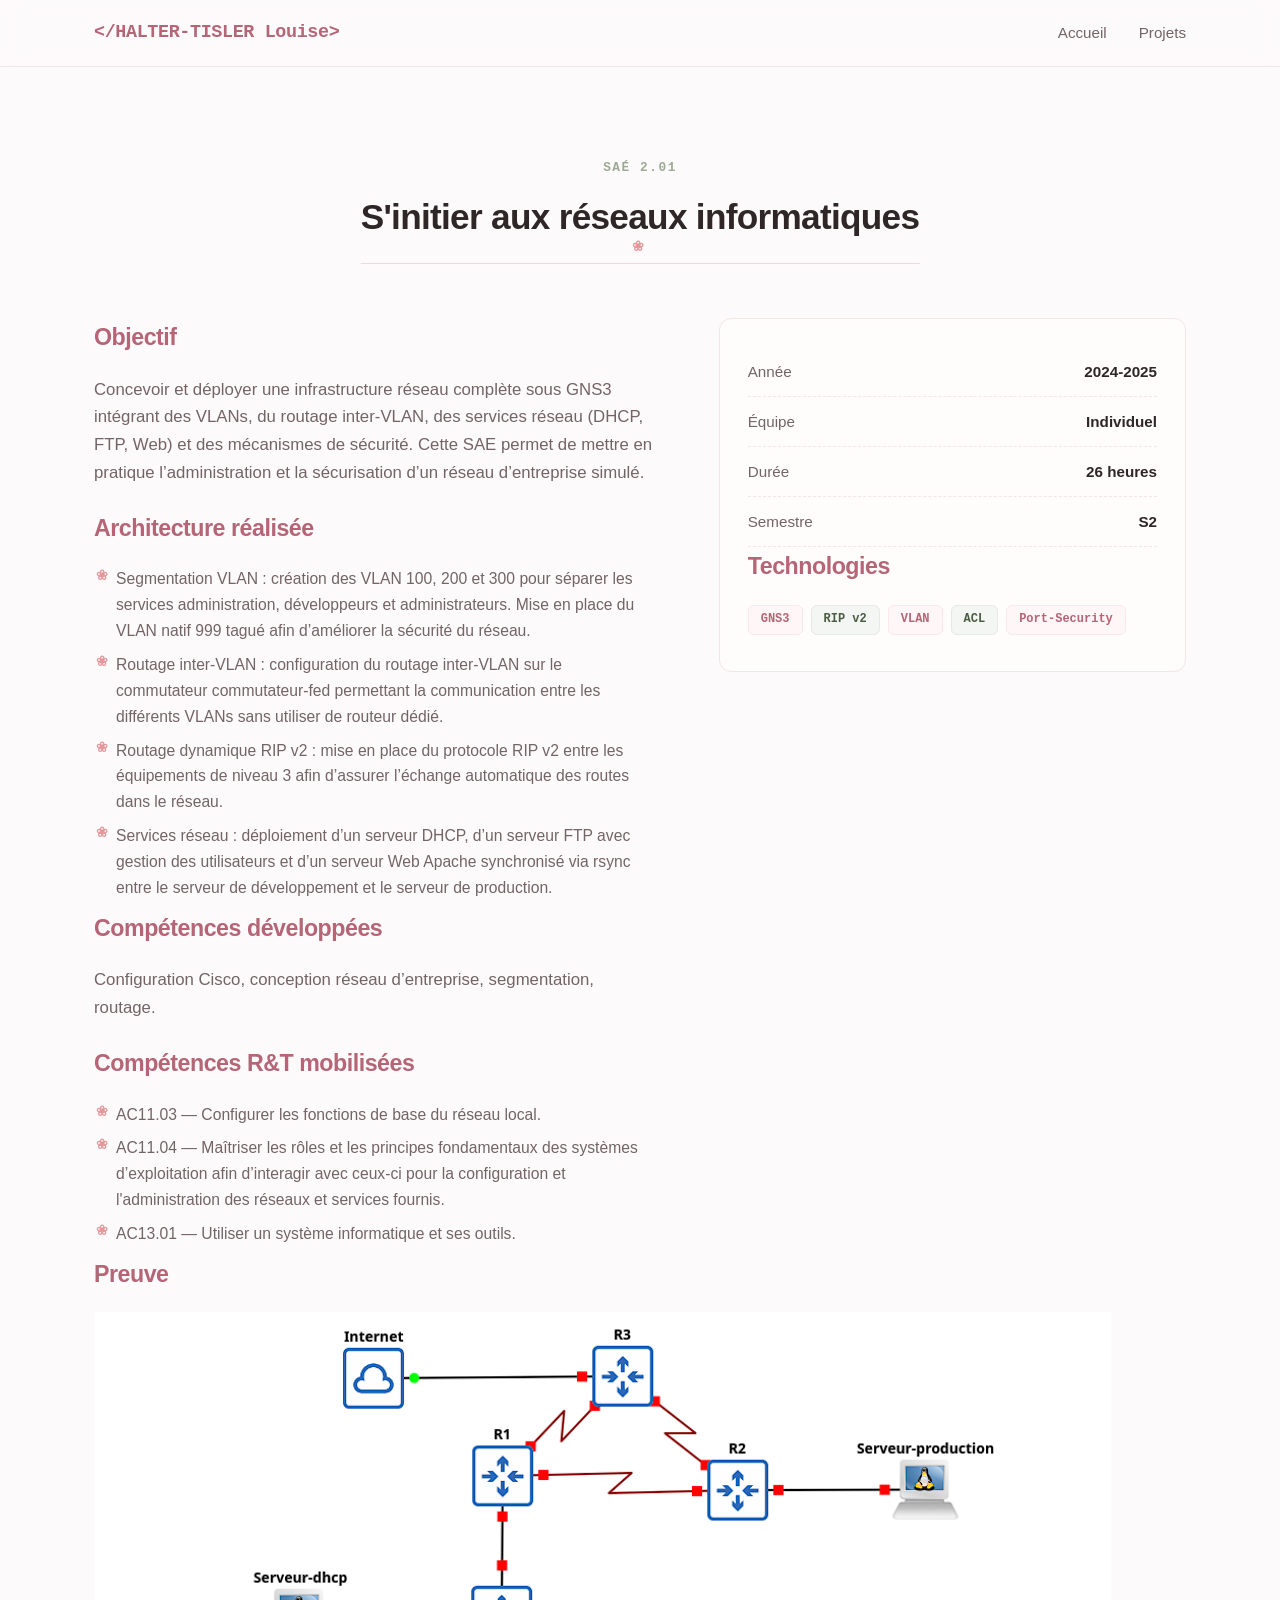
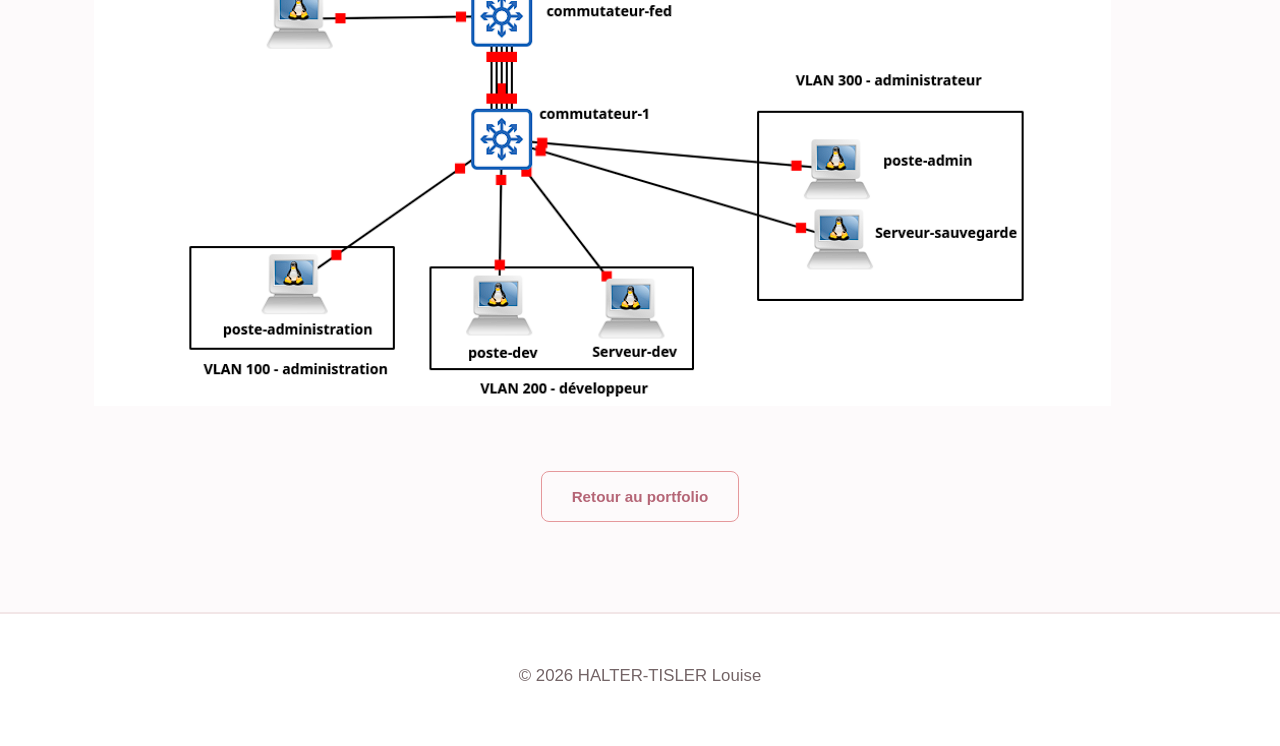
<file: sae201.html>
<!DOCTYPE html>
<html lang="fr">

<head>
    <meta charset="UTF-8">
    <meta name="viewport" content="width=device-width, initial-scale=1.0">
    <title>SAÉ 1.02 — Simulation réseau</title>
    <link rel="stylesheet" href="assets/style/styles.css">
</head>

<body>

    <header>
        <div class="container">
            <nav>
                <div class="logo">&lt;/HALTER-TISLER Louise&gt;</div>
                <ul class="nav-links">
                    <li><a href="../index.html">Accueil</a></li>

                    <li><a href="../projets.html">Projets</a></li>

                </ul>
            </nav>
        </div>
    </header>

    <main>
        <section>
            <div class="container">

                <!-- TITRE -->
                <div class="section-header" style="text-align: center; margin-bottom: 3rem;">
                    <div class="section-tag">SAÉ 2.01</div>

                    <h2>S'initier aux réseaux informatiques</h2>

                </div>

                <!-- TEXTE GAUCHE / DETAILS DROITE -->
                <div class="about-content">

                    <div class="about-text">
                        <h3>Objectif</h3>
                        <p>
                           Concevoir et déployer une infrastructure réseau complète sous GNS3 intégrant des VLANs, du routage inter-VLAN, des services réseau (DHCP, FTP, Web) et des mécanismes de sécurité. Cette SAE permet de mettre en pratique l’administration et la sécurisation d’un réseau d’entreprise simulé. 
                        </p>

                        <h3>Architecture réalisée</h3>
                        <ul class="styled-list">
                            <li>Segmentation VLAN : création des VLAN 100, 200 et 300 pour séparer les services administration, développeurs et administrateurs. Mise en place du VLAN natif 999 tagué afin d’améliorer la sécurité du réseau.</li>
                           <li>Routage inter-VLAN : configuration du routage inter-VLAN sur le commutateur commutateur-fed permettant la communication entre les différents VLANs sans utiliser de routeur dédié.</li>
                           <li>Routage dynamique RIP v2 : mise en place du protocole RIP v2 entre les équipements de niveau 3 afin d’assurer l’échange automatique des routes dans le réseau.</li>
                            <li>Services réseau : déploiement d’un serveur DHCP, d’un serveur FTP avec gestion des utilisateurs et d’un serveur Web Apache synchronisé via rsync entre le serveur de développement et le serveur de production.</li>
                        
                        </ul>

                        <h3>Compétences développées</h3>
                        <p>
                            Configuration Cisco, conception réseau d’entreprise, segmentation, routage.
                        </p>

                        <h3>Compétences R&amp;T mobilisées</h3>
                        <ul class="styled-list">
                            <li>AC11.03 — Configurer les fonctions de base du réseau local.</li>


                            <li>AC11.04 — Maîtriser les rôles et les principes fondamentaux des systèmes d’exploitation afin d’interagir avec ceux-ci pour la configuration et l'administration des réseaux et services fournis.</li>
                            <li>AC13.01 — Utiliser un système informatique et ses outils.</li>

                       </ul>
                    </div>

                    <div class="detail-panel">
                        <div class="detail-meta">
                            <span>Année</span>
                            <strong>2024-2025</strong>
                        </div>
                        <div class="detail-meta">
                            <span>Équipe</span>
                            <strong>Individuel</strong>
                        </div>
                        <div class="detail-meta">
                            <span>Durée</span>
                            <strong>26 heures</strong>
                        </div>
                        <div class="detail-meta">
                            <span>Semestre</span>
                            <strong>S2</strong>
                        </div>

                        <h3>Technologies</h3>
                        <div class="tech-tags">
                            <span class="tech-tag">GNS3</span>
                            <span class="tech-tag">RIP v2</span>
                            <span class="tech-tag">VLAN</span>
                            <span class="tech-tag">ACL</span>
                            <span class="tech-tag">Port-Security</span>
                          
                        </div>
                    </div>

                </div>

                <!-- GALERIE -->
                <div class="project-detail-section">
                    <h3>Preuve</h3>
                    <div class="gallery-grid">
                        <figure class="gallery-item">
                            <img src="assets/img/sae201.png" alt="Maquette">
                         
                        </figure>
                    </div>
                </div>


                </div>
                <div class="section-center">
                    <a href="projets.html" class="btn btn-secondary">
                        Retour au portfolio
                    </a>
                </div>

            </div>
        </section>
    </main>

    <footer>
        <div class="container">
            <p>© 2026 HALTER-TISLER Louise</p>
        </div>
    </footer>

<script defer src="https://static.cloudflareinsights.com/beacon.min.js/v833ccba57c9e4d2798f2e76cebdd09a11778172276447" integrity="sha512-57MDmcccJXYtNnH+ZiBwzC4jb2rvgVCEokYN+L/nLlmO8rfYT/gIpW2A569iJ/3b+0UEasghjuZH/ma3wIs/EQ==" data-cf-beacon='{"version":"2024.11.0","token":"151a8f6b91ce417fb6e96c352b16b2d1","r":1,"server_timing":{"name":{"cfCacheStatus":true,"cfEdge":true,"cfExtPri":true,"cfL4":true,"cfOrigin":true,"cfSpeedBrain":true},"location_startswith":null}}' crossorigin="anonymous"></script>
</body>

</html>
</file>
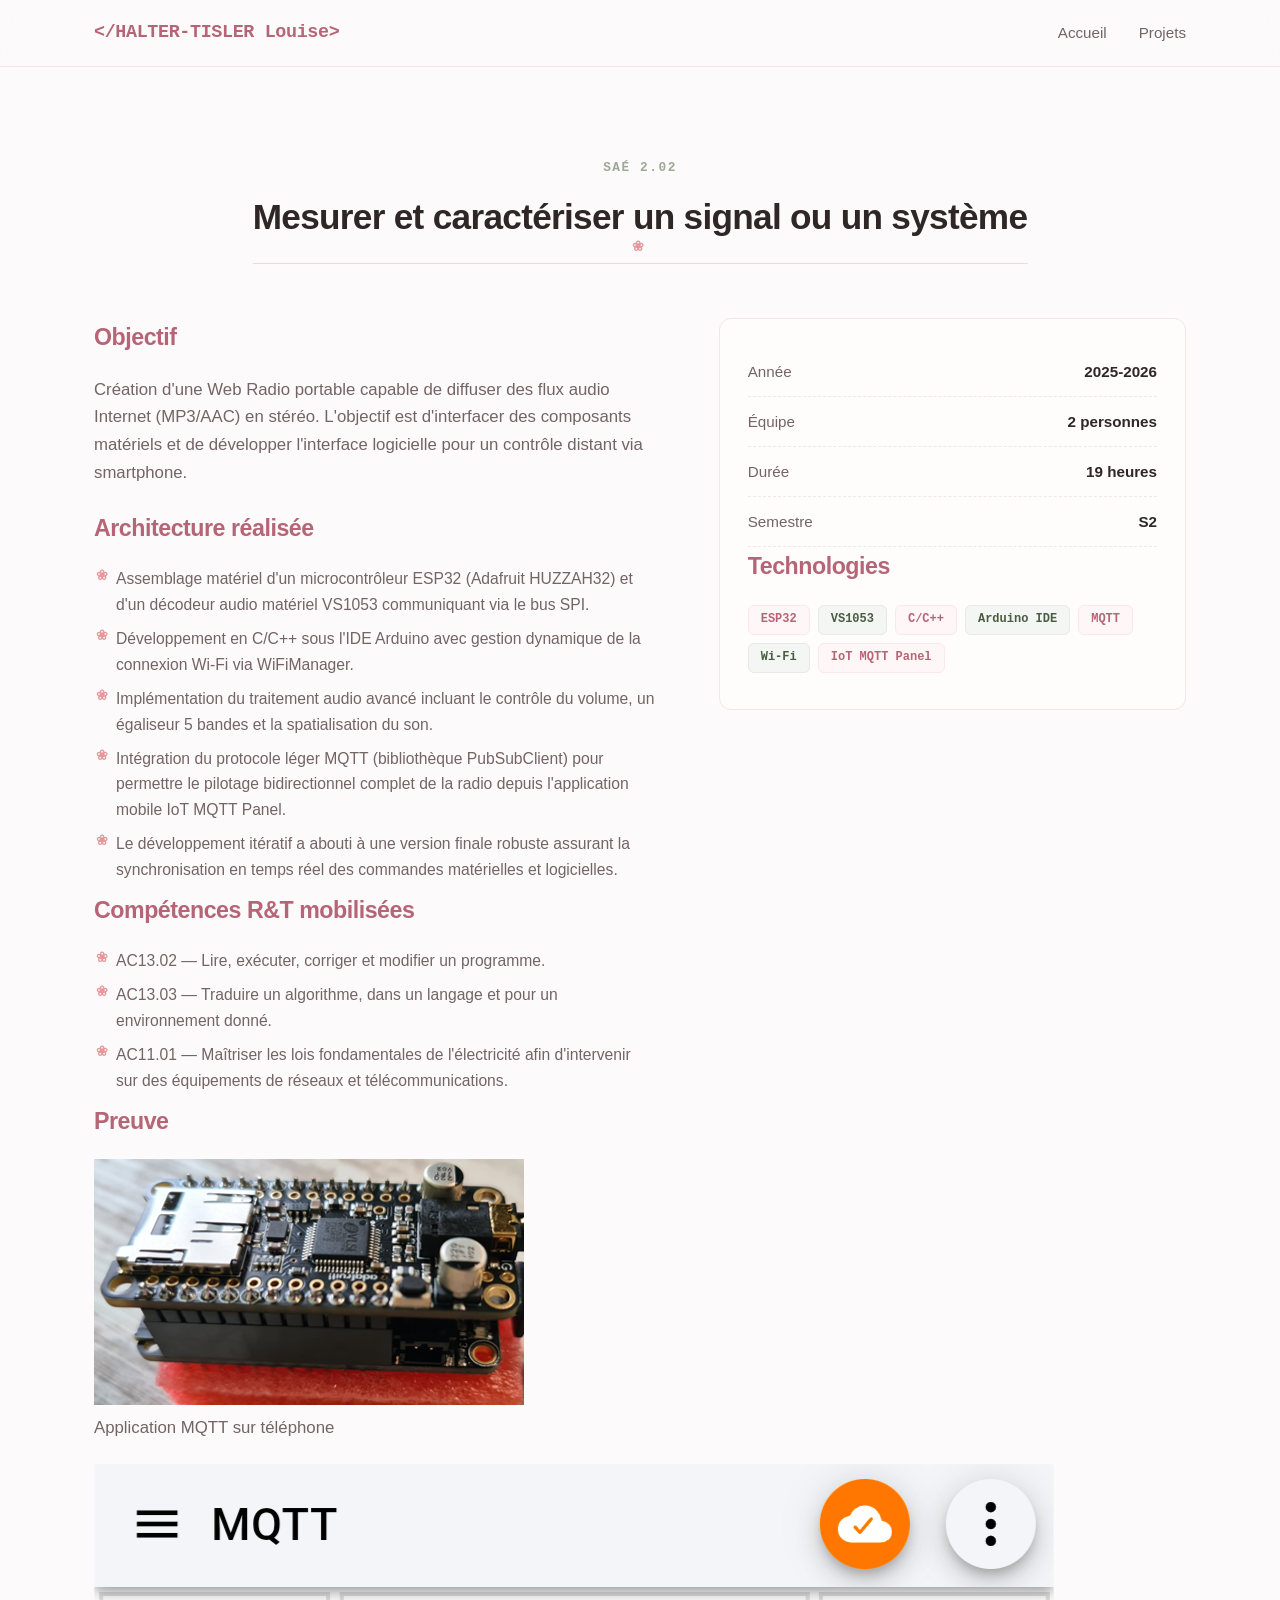
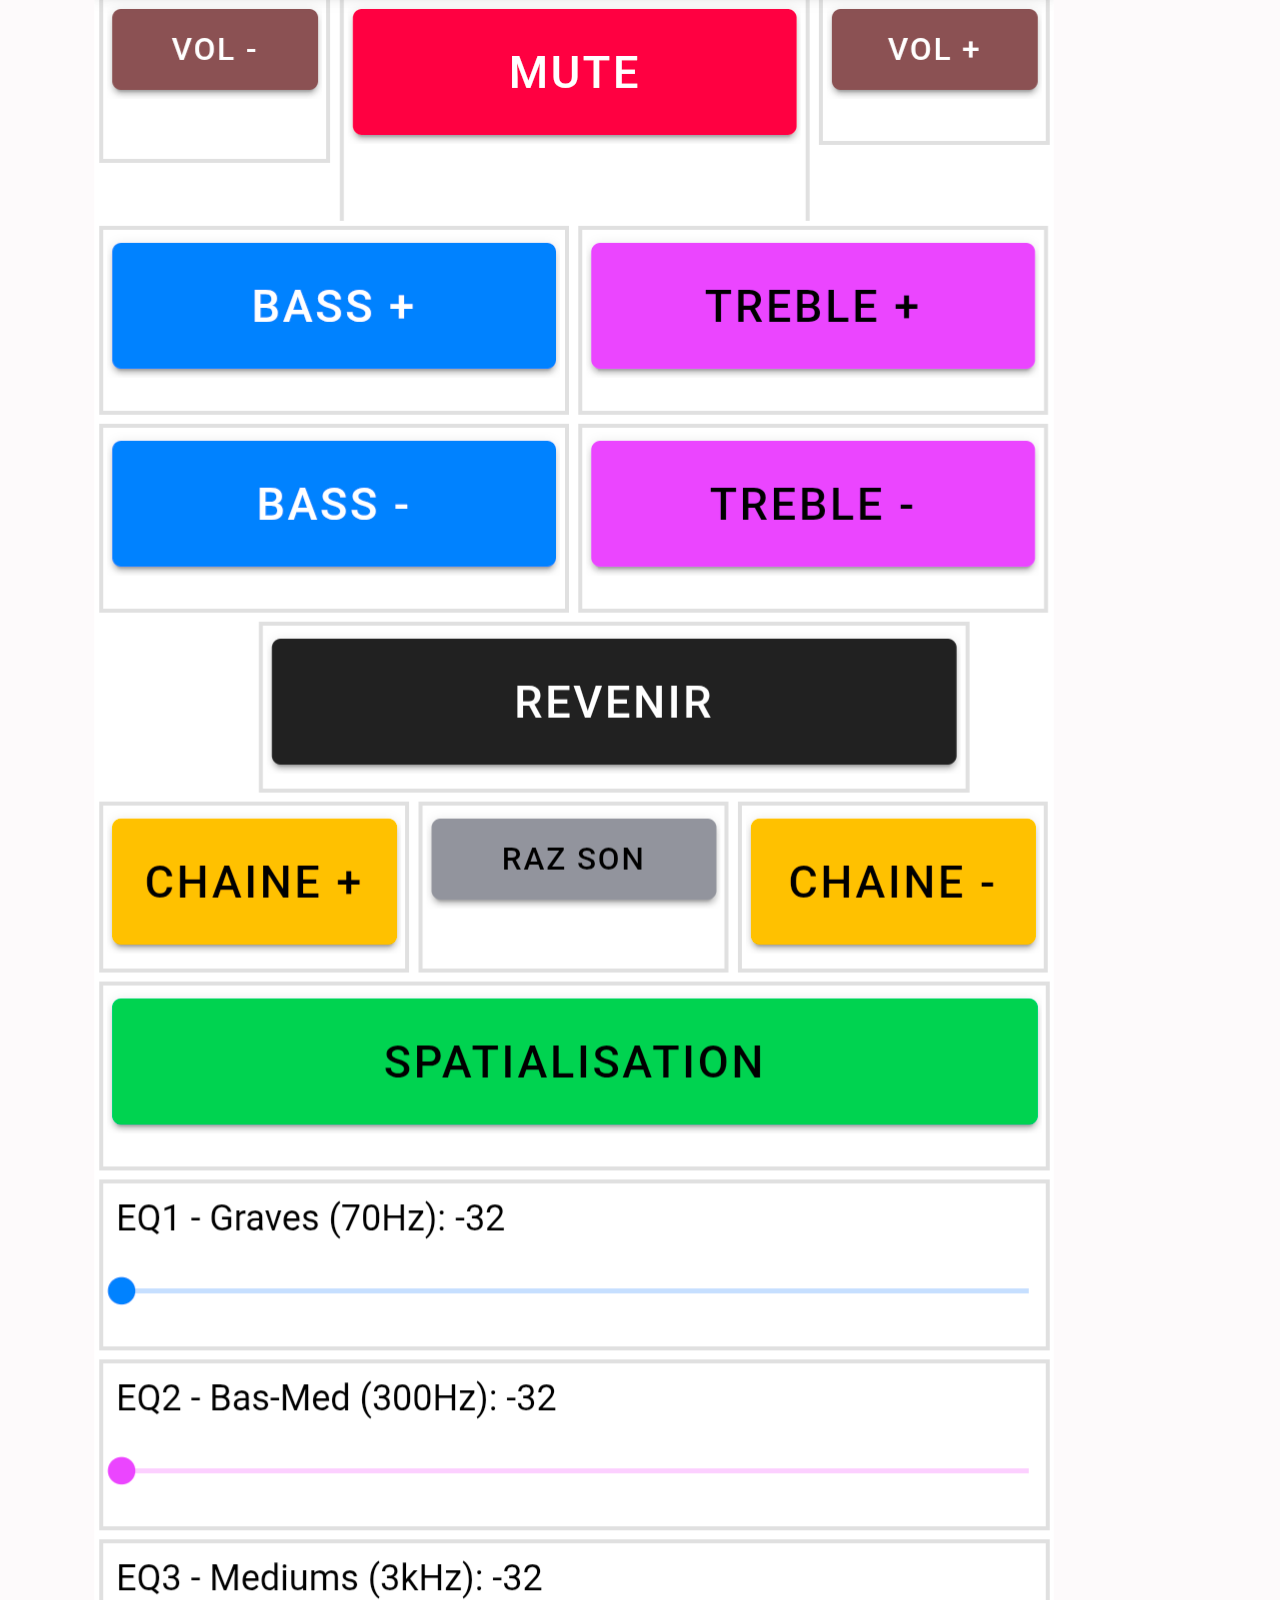
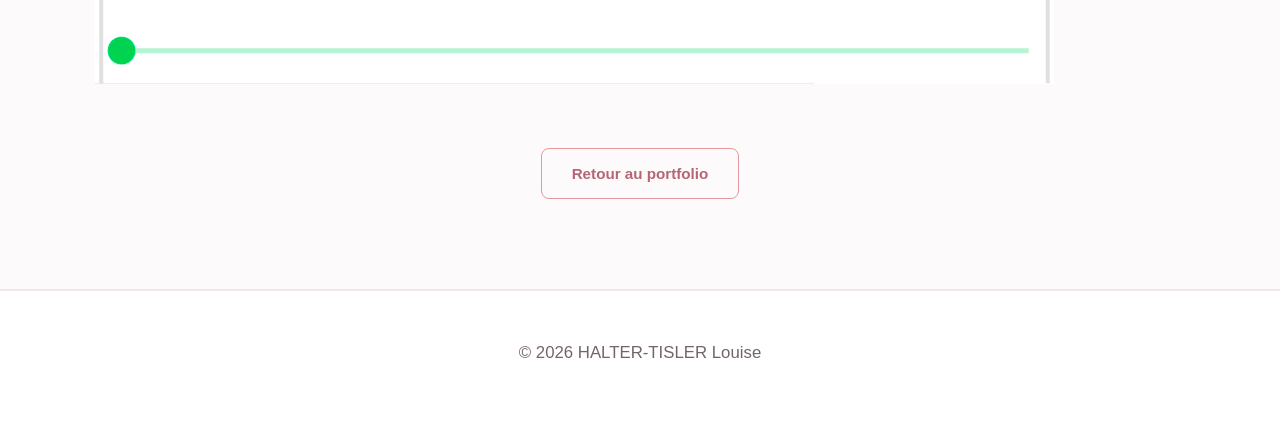
<file: sae202.html>
<!DOCTYPE html>
<html lang="fr">

<head>
    <meta charset="UTF-8">
    <meta name="viewport" content="width=device-width, initial-scale=1.0">
    <title>SAE2.02 - Mesurer et caractériser un signal ou un système</title>
    <link rel="stylesheet" href="assets/style/styles.css">
</head>

<body>

    <header>
        <div class="container">
            <nav>
                <div class="logo">&lt;/HALTER-TISLER Louise&gt;</div>
                <ul class="nav-links">
                    <li><a href="../index.html">Accueil</a></li>

                    <li><a href="../projets.html">Projets</a></li>

                </ul>
            </nav>
        </div>
    </header>

    <main>
        <section>
            <div class="container">

                <!-- TITRE -->
                <div class="section-header" style="text-align: center; margin-bottom: 3rem;">
                    <div class="section-tag">SAÉ 2.02</div>

                    <h2>Mesurer et caractériser un signal ou un système</h2>

                </div>

                <!-- TEXTE GAUCHE / DETAILS DROITE -->
                <div class="about-content">

                    <div class="about-text">
                        <h3>Objectif</h3>
                        <p>
                        Création d'une Web Radio portable capable de diffuser des flux audio Internet (MP3/AAC) en stéréo. L'objectif est d'interfacer des composants matériels et de développer l'interface logicielle pour un contrôle distant via smartphone.                        </p>

                        <h3>Architecture réalisée</h3>
                        <ul class="styled-list">
                            <li>Assemblage matériel d'un microcontrôleur ESP32 (Adafruit HUZZAH32) et d'un décodeur audio matériel VS1053 communiquant via le bus SPI.</li>
                            <li>Développement en C/C++ sous l'IDE Arduino avec gestion dynamique de la connexion Wi-Fi via WiFiManager.</li>
                            <li>Implémentation du traitement audio avancé incluant le contrôle du volume, un égaliseur 5 bandes et la spatialisation du son.</li>
                            <li>  Intégration du protocole léger MQTT (bibliothèque PubSubClient) pour permettre le pilotage bidirectionnel complet de la radio depuis l'application mobile IoT MQTT Panel.</li>
                            <li> Le développement itératif a abouti à une version finale robuste assurant la synchronisation en temps réel des commandes matérielles et logicielles.</li>
                        </ul>

                        <h3>Compétences R&amp;T mobilisées</h3>
                        <ul class="styled-list">
                            <li>AC13.02 — Lire, exécuter, corriger et modifier un programme.</li>
                            <li>AC13.03 — Traduire un algorithme, dans un langage et pour un environnement donné.</li>
                            <li>AC11.01 — Maîtriser les lois fondamentales de l'électricité afin d'intervenir sur des équipements de réseaux et télécommunications.</li>

                       </ul>
                    </div>

                    <div class="detail-panel">
                        <div class="detail-meta">
                            <span>Année</span>
                            <strong>2025-2026</strong>
                        </div>
                        <div class="detail-meta">
                            <span>Équipe</span>
                            <strong>2 personnes</strong>
                        </div>
                        <div class="detail-meta">
                            <span>Durée</span>
                            <strong>19 heures</strong>
                        </div>
                        <div class="detail-meta">
                            <span>Semestre</span>
                            <strong>S2</strong>
                        </div>

                        <h3>Technologies</h3>
                        <div class="tech-tags">
                            <span class="tech-tag">ESP32</span>
                            <span class="tech-tag">VS1053</span>
                            <span class="tech-tag">C/C++</span>
                            <span class="tech-tag">Arduino IDE</span>
                            <span class="tech-tag">MQTT</span>
                            <span class="tech-tag">Wi-Fi</span>
                            <span class="tech-tag">IoT MQTT Panel</span>
                          
                        </div>
                    </div>

                </div>

                <!-- GALERIE -->
                <div class="project-detail-section">
                    <h3>Preuve</h3>
                    <div class="gallery-grid">
                        <figure class="gallery-item">
                            <img src="assets/img/sae202.png" alt="Arduino Feather ESP32">
                            <p>Application MQTT sur téléphone</p>
                            <img src="assets/img/sae2021.png" alt="Application MQTT">
                         
                        </figure>
                    </div>
                </div>


                </div>
                <div class="section-center">
                    <a href="projets.html" class="btn btn-secondary">
                        Retour au portfolio
                    </a>
                </div>

            </div>
        </section>
    </main>

    <footer>
        <div class="container">
            <p>© 2026 HALTER-TISLER Louise</p>
        </div>
    </footer>

<script defer src="https://static.cloudflareinsights.com/beacon.min.js/v833ccba57c9e4d2798f2e76cebdd09a11778172276447" integrity="sha512-57MDmcccJXYtNnH+ZiBwzC4jb2rvgVCEokYN+L/nLlmO8rfYT/gIpW2A569iJ/3b+0UEasghjuZH/ma3wIs/EQ==" data-cf-beacon='{"version":"2024.11.0","token":"151a8f6b91ce417fb6e96c352b16b2d1","r":1,"server_timing":{"name":{"cfCacheStatus":true,"cfEdge":true,"cfExtPri":true,"cfL4":true,"cfOrigin":true,"cfSpeedBrain":true},"location_startswith":null}}' crossorigin="anonymous"></script>
</body>

</html>
</file>
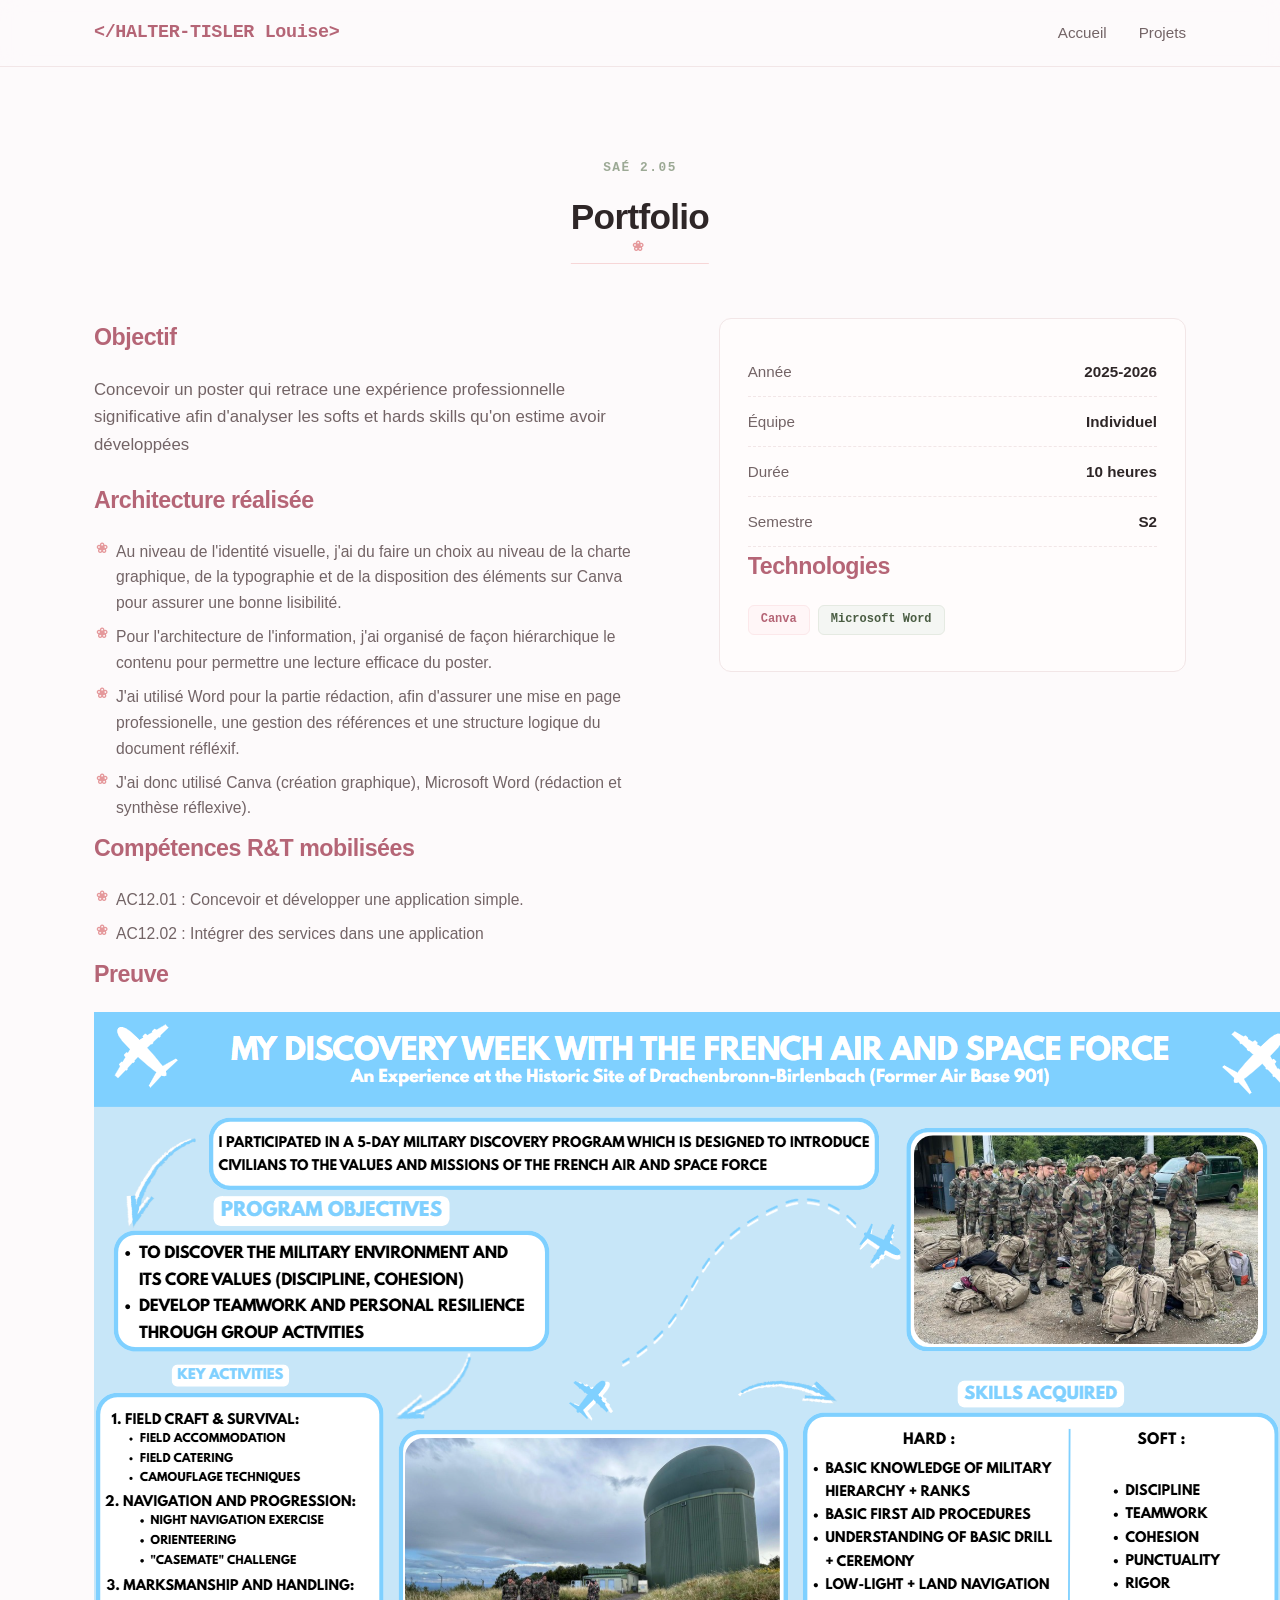
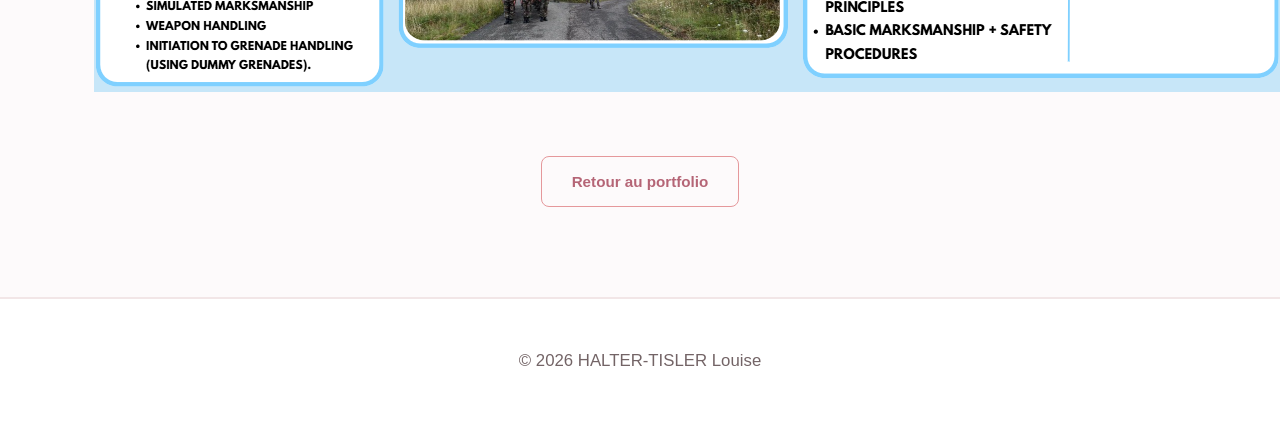
<file: sae205.html>
<!DOCTYPE html>
<html lang="fr">

<head>
    <meta charset="UTF-8">
    <meta name="viewport" content="width=device-width, initial-scale=1.0">
    <title>SAÉ 2.05 — Portfolio</title>
    <link rel="stylesheet" href="assets/style/styles.css">
</head>

<body>

    <header>
        <div class="container">
            <nav>
                <div class="logo">&lt;/HALTER-TISLER Louise&gt;</div>
                <ul class="nav-links">
                    <li><a href="../index.html">Accueil</a></li>

                    <li><a href="../projets.html">Projets</a></li>

                </ul>
            </nav>
        </div>
    </header>

    <main>
        <section>
            <div class="container">

                <!-- TITRE -->
                <div class="section-header" style="text-align: center; margin-bottom: 3rem;">
                    <div class="section-tag">SAÉ 2.05</div>

                    <h2>Portfolio</h2>

                </div>

                <!-- TEXTE GAUCHE / DETAILS DROITE -->
                <div class="about-content">

                    <div class="about-text">
                        <h3>Objectif</h3>
                        <p>
                           Concevoir un poster qui retrace une expérience professionnelle significative afin d'analyser les softs et hards skills qu'on estime avoir développées 
                        </p>

                        <h3>Architecture réalisée</h3>
                        <ul class="styled-list">
                            <li>Au niveau de l'identité visuelle, j'ai du faire un choix au niveau de la charte graphique, de la typographie et de la disposition des éléments sur Canva pour assurer une bonne lisibilité.</li>
                           <li>Pour l'architecture de l'information, j'ai organisé de façon hiérarchique le contenu pour permettre une lecture efficace du poster.</li>
                           <li>J'ai utilisé Word pour la partie rédaction, afin d'assurer une mise en page professionelle, une gestion des références et une structure logique du document réfléxif.</li>
                            <li>J'ai donc utilisé Canva (création graphique), Microsoft Word (rédaction et synthèse réflexive).</li>
                        
                        </ul>

                        <h3>Compétences R&amp;T mobilisées</h3>
                        <ul class="styled-list">
                            <li>AC12.01 : Concevoir et développer une application simple.</li>
                            <li>AC12.02 : Intégrer des services dans une application</li>

                       </ul>
                    </div>

                    <div class="detail-panel">
                        <div class="detail-meta">
                            <span>Année</span>
                            <strong>2025-2026</strong>
                        </div>
                        <div class="detail-meta">
                            <span>Équipe</span>
                            <strong>Individuel</strong>
                        </div>
                        <div class="detail-meta">
                            <span>Durée</span>
                            <strong>10 heures</strong>
                        </div>
                        <div class="detail-meta">
                            <span>Semestre</span>
                            <strong>S2</strong>
                        </div>

                        <h3>Technologies</h3>
                        <div class="tech-tags">
                            <span class="tech-tag">Canva</span>
                            <span class="tech-tag">Microsoft Word</span>

                          
                        </div>
                    </div>

                </div>

                <!-- GALERIE -->
                <div class="project-detail-section">
                    <h3>Preuve</h3>
                    <div class="gallery-grid">
                        <figure class="gallery-item">
                            <img src="assets/img/sae205.png" alt="Poster">
                         
                        </figure>
                    </div>
                </div>


                </div>
                <div class="section-center">
                    <a href="projets.html" class="btn btn-secondary">
                        Retour au portfolio
                    </a>
                </div>

            </div>
        </section>
    </main>

    <footer>
        <div class="container">
            <p>© 2026 HALTER-TISLER Louise</p>
        </div>
    </footer>

<script defer src="https://static.cloudflareinsights.com/beacon.min.js/v833ccba57c9e4d2798f2e76cebdd09a11778172276447" integrity="sha512-57MDmcccJXYtNnH+ZiBwzC4jb2rvgVCEokYN+L/nLlmO8rfYT/gIpW2A569iJ/3b+0UEasghjuZH/ma3wIs/EQ==" data-cf-beacon='{"version":"2024.11.0","token":"151a8f6b91ce417fb6e96c352b16b2d1","r":1,"server_timing":{"name":{"cfCacheStatus":true,"cfEdge":true,"cfExtPri":true,"cfL4":true,"cfOrigin":true,"cfSpeedBrain":true},"location_startswith":null}}' crossorigin="anonymous"></script>
</body>

</html>
</file>
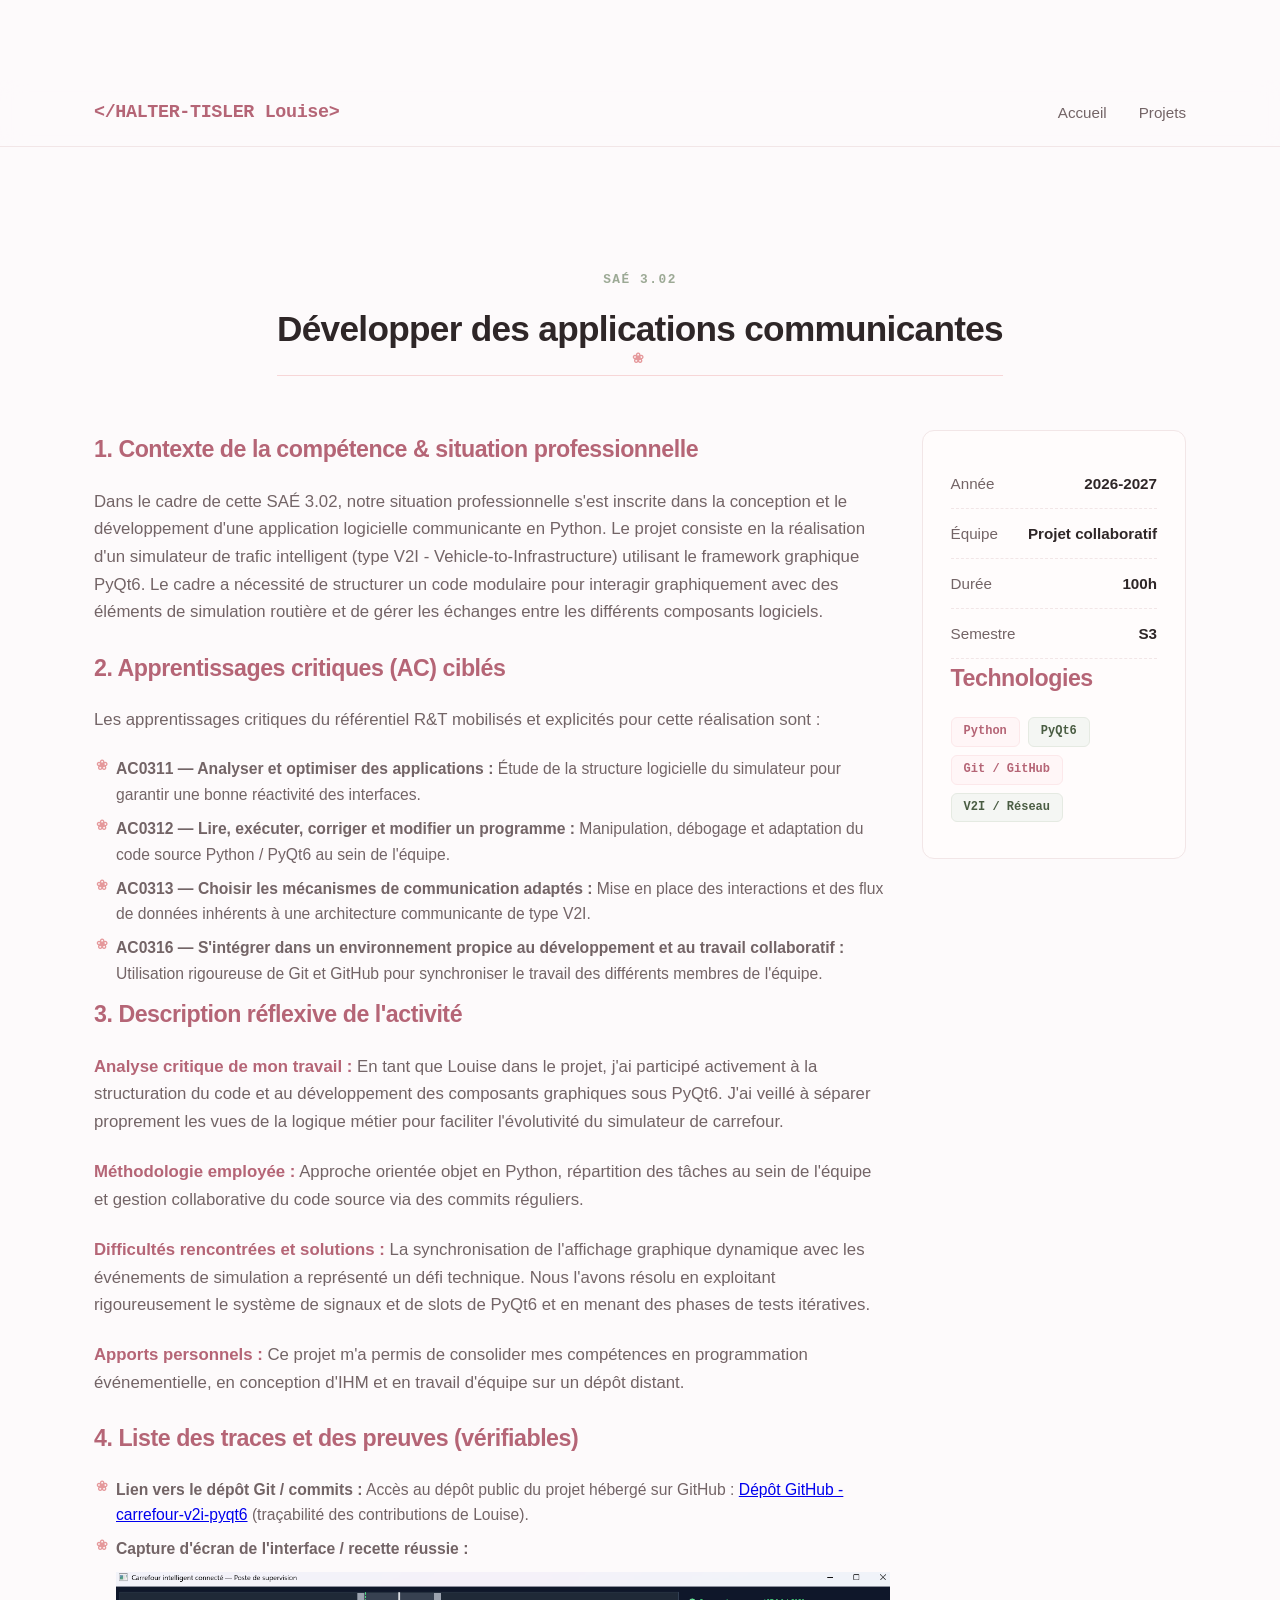
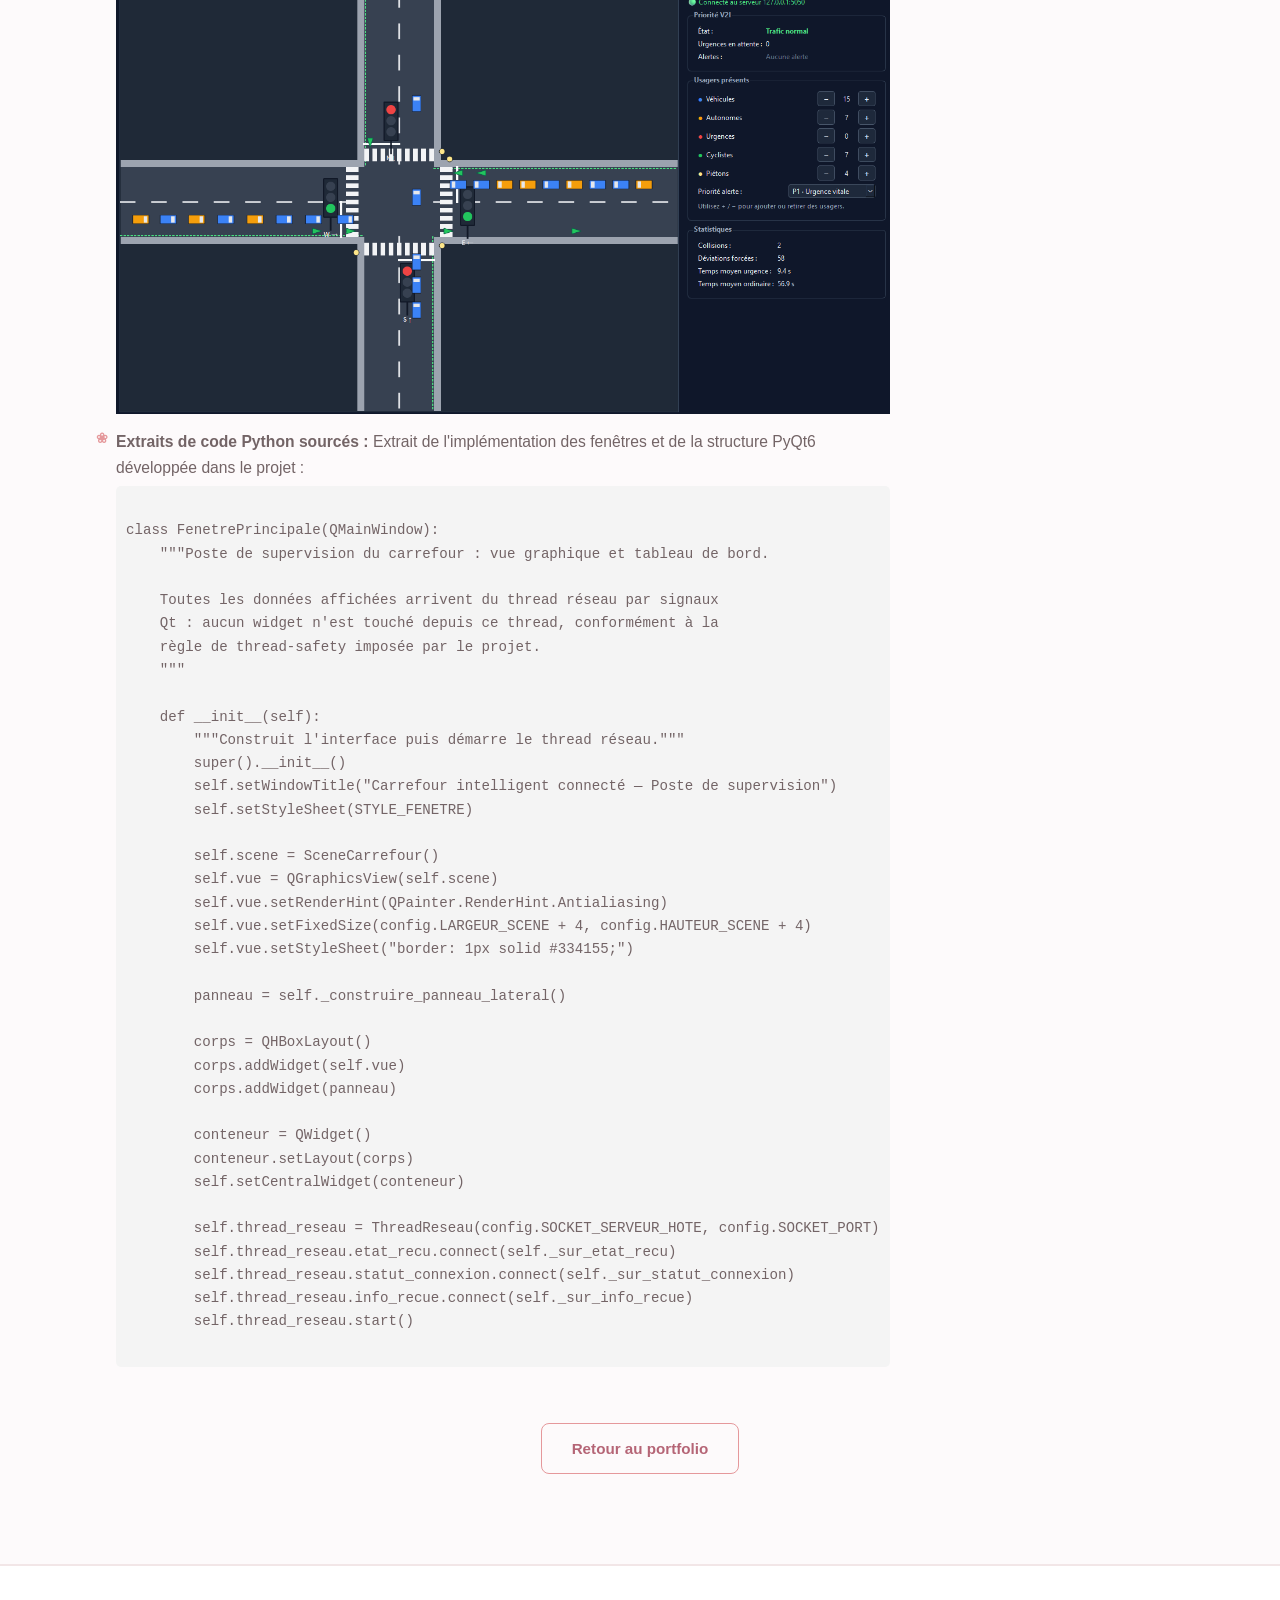
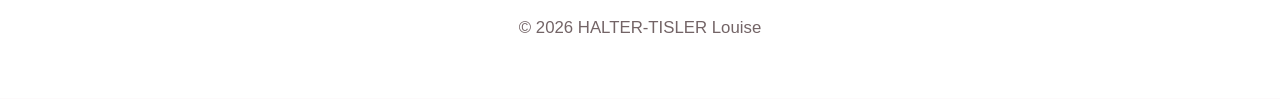
<file: sae302.html>
<!DOCTYPE html>
<html lang="fr">

<head>
    <meta charset="UTF-8">
    <meta name="viewport" content="width=device-width, initial-scale=1.0">
    <title>SAÉ 3.02 — Développer des applications communicantes</title>
    <link rel="stylesheet" href="assets/style/styles.css">
    <!-- Correctif CSS pour stabiliser la grille et le header sur cette page -->
    <style>
        body {
            padding-top: 80px; /* Évite que le contenu ne passe sous le header fixe */
        }
        main {
            margin-top: 2rem;
        }
        .about-content {
            display: grid !important;
            grid-template-columns: 2fr 1fr !important;
            gap: 2rem !important;
            align-items: start;
        }
        @media (max-width: 900px) {
            .about-content {
                grid-template-columns: 1fr !important;
            }
        }
    </style>
</head>

<body>

    <header>
        <div class="container">
            <nav>
                <div class="logo">&lt;/HALTER-TISLER Louise&gt;</div>
                <ul class="nav-links">
                    <li><a href="../index.html">Accueil</a></li>
                    <li><a href="projets.html">Projets</a></li>
                </ul>
            </nav>
        </div>
    </header>

    <main>
        <section>
            <div class="container">

                <!-- TITRE -->
                <div class="section-header" style="text-align: center; margin-bottom: 3rem;">
                    <div class="section-tag">SAÉ 3.02</div>
                    <h2>Développer des applications communicantes</h2>
                </div>

                <!-- TEXTE GAUCHE / DETAILS DROITE -->
                <div class="about-content">

                    <div class="about-text">
                        
                        <!-- 1. CONTEXTE DE LA COMPÉTENCE & SITUATION PROFESSIONNELLE -->
                        <h3>1. Contexte de la compétence &amp; situation professionnelle</h3>
                        <p>Dans le cadre de cette SAÉ 3.02, notre situation professionnelle s'est inscrite dans la conception et le développement d'une application logicielle communicante en Python. Le projet consiste en la réalisation d'un simulateur de trafic intelligent (type V2I - Vehicle-to-Infrastructure) utilisant le framework graphique PyQt6. Le cadre a nécessité de structurer un code modulaire pour interagir graphiquement avec des éléments de simulation routière et de gérer les échanges entre les différents composants logiciels.</p>
                        
                        <!-- 2. APPRENTISSAGES CRITIQUES (AC) CIBLÉS -->
                        <h3>2. Apprentissages critiques (AC) ciblés</h3>
                        <p>Les apprentissages critiques du référentiel R&amp;T mobilisés et explicités pour cette réalisation sont :</p>
                        <ul class="styled-list">
                            <li><strong>AC0311 — Analyser et optimiser des applications :</strong> Étude de la structure logicielle du simulateur pour garantir une bonne réactivité des interfaces.</li>
                            <li><strong>AC0312 — Lire, exécuter, corriger et modifier un programme :</strong> Manipulation, débogage et adaptation du code source Python / PyQt6 au sein de l'équipe.</li>
                            <li><strong>AC0313 — Choisir les mécanismes de communication adaptés :</strong> Mise en place des interactions et des flux de données inhérents à une architecture communicante de type V2I.</li>
                            <li><strong>AC0316 — S'intégrer dans un environnement propice au développement et au travail collaboratif :</strong> Utilisation rigoureuse de Git et GitHub pour synchroniser le travail des différents membres de l'équipe.</li>
                        </ul>

                        <!-- 3. DESCRIPTION RÉFLEXIVE DE L'ACTIVITÉ -->
                        <h3>3. Description réflexive de l'activité</h3>
                        <p><strong>Analyse critique de mon travail :</strong> En tant que Louise dans le projet, j'ai participé activement à la structuration du code et au développement des composants graphiques sous PyQt6. J'ai veillé à séparer proprement les vues de la logique métier pour faciliter l'évolutivité du simulateur de carrefour.</p>
                        <p><strong>Méthodologie employée :</strong> Approche orientée objet en Python, répartition des tâches au sein de l'équipe et gestion collaborative du code source via des commits réguliers.</p>
                        <p><strong>Difficultés rencontrées et solutions :</strong> La synchronisation de l'affichage graphique dynamique avec les événements de simulation a représenté un défi technique. Nous l'avons résolu en exploitant rigoureusement le système de signaux et de slots de PyQt6 et en menant des phases de tests itératives.</p>
                        <p><strong>Apports personnels :</strong> Ce projet m'a permis de consolider mes compétences en programmation événementielle, en conception d'IHM et en travail d'équipe sur un dépôt distant.</p>

                        <!-- 4. LISTE DES TRACES ET DES PREUVES (VÉRIFIABLES) -->
                        <h3>4. Liste des traces et des preuves (vérifiables)</h3>
                        <ul class="styled-list">
                            <li>
                                <strong>Lien vers le dépôt Git / commits :</strong> Accès au dépôt public du projet hébergé sur GitHub : 
                                <a href="https://github.com/Al3m1rr/carrefour-v2i-pyqt6" target="_blank">Dépôt GitHub - carrefour-v2i-pyqt6</a> (traçabilité des contributions de Louise).
                            </li>
                            <li>
                                <strong>Capture d'écran de l'interface / recette réussie :</strong>
                                <img src="assets/img/sae302.png" alt="Interface du simulateur Carrefour V2I PyQt6" style="max-width:100%; height:auto; margin-top:10px;">
                            </li>
                            <li>
                                <strong>Extraits de code Python sourcés :</strong> Extrait de l'implémentation des fenêtres et de la structure PyQt6 développée dans le projet :
                                <pre><code style="display: block; background: #f4f4f4; padding: 10px; margin-top: 5px; border-radius: 5px; font-size: 0.9em; overflow-x: auto;">
class FenetrePrincipale(QMainWindow):
    """Poste de supervision du carrefour : vue graphique et tableau de bord.

    Toutes les données affichées arrivent du thread réseau par signaux
    Qt : aucun widget n'est touché depuis ce thread, conformément à la
    règle de thread-safety imposée par le projet.
    """

    def __init__(self):
        """Construit l'interface puis démarre le thread réseau."""
        super().__init__()
        self.setWindowTitle("Carrefour intelligent connecté — Poste de supervision")
        self.setStyleSheet(STYLE_FENETRE)

        self.scene = SceneCarrefour()
        self.vue = QGraphicsView(self.scene)
        self.vue.setRenderHint(QPainter.RenderHint.Antialiasing)
        self.vue.setFixedSize(config.LARGEUR_SCENE + 4, config.HAUTEUR_SCENE + 4)
        self.vue.setStyleSheet("border: 1px solid #334155;")

        panneau = self._construire_panneau_lateral()

        corps = QHBoxLayout()
        corps.addWidget(self.vue)
        corps.addWidget(panneau)

        conteneur = QWidget()
        conteneur.setLayout(corps)
        self.setCentralWidget(conteneur)

        self.thread_reseau = ThreadReseau(config.SOCKET_SERVEUR_HOTE, config.SOCKET_PORT)
        self.thread_reseau.etat_recu.connect(self._sur_etat_recu)
        self.thread_reseau.statut_connexion.connect(self._sur_statut_connexion)
        self.thread_reseau.info_recue.connect(self._sur_info_recue)
        self.thread_reseau.start()
                                </code></pre>
                            </li>
                        </ul>

                    </div>

                    <div class="detail-panel">
                        <div class="detail-meta">
                            <span>Année</span>
                            <strong>2026-2027</strong>
                        </div>
                        <div class="detail-meta">
                            <span>Équipe</span>
                            <strong>Projet collaboratif</strong>
                        </div>
                        <div class="detail-meta">
                            <span>Durée</span>
                            <strong>100h</strong>
                        </div>
                        <div class="detail-meta">
                            <span>Semestre</span>
                            <strong>S3</strong>
                        </div>

                        <h3>Technologies</h3>
                        <div class="tech-tags">
                            <span class="tech-tag">Python</span>
                            <span class="tech-tag">PyQt6</span>
                            <span class="tech-tag">Git / GitHub</span>
                            <span class="tech-tag">V2I / Réseau</span>
                        </div>
                    </div>

                </div>

                <div class="section-center" style="margin-top: 3rem; text-align: center;">
                    <a href="projets.html" class="btn btn-secondary">
                        Retour au portfolio
                    </a>
                </div>

            </div>
        </section>
    </main>

    <footer>
        <div class="container">
            <p>© 2026 HALTER-TISLER Louise</p>
        </div>
    </footer>

</body>

</html>
</file>
<file: assets/style/styles.css>
/* ==========================================================================
   PORTFOLIO STYLESHEET - Louise Halter-Tisler
   Theme: Minimalist Tech & Botanical Rose (Sober & Original)
   ========================================================================== */

:root {
    /* Palette de Couleurs */
    --bg-main: #fdfafb;        /* Fond chaud blanc-crème très légèrement rosé */
    --bg-card: #ffffff;        /* Blanc pur pour détacher les cartes et grilles */
    --text-main: #2e2627;      /* Expresso/Charbon foncé, plus doux que le noir pur */
    --text-muted: #736466;     /* Taupe adouci pour les textes secondaires */
    
    --rose-light: #f7d6d7;     /* Rose pétale très clair pour les surbrillances */
    --rose-primary: #e5989b;   /* Vieux rose élégant pour les éléments clés */
    --rose-dark: #b56576;      /* Rose baie/vin profond pour le contraste et les liens */
    --accent-sage: #9ca995;    /* Vert sauge subtil pour équilibrer la thématique florale */
    
    --border-subtle: #f2e6e7;  /* Bordures fines teintées de rose */
    --shadow-subtle: rgba(181, 101, 118, 0.04);
    --shadow-hover: rgba(181, 101, 118, 0.12);
    
    /* Typographies (Basées sur tes imports Outfit & JetBrains Mono) */
    --font-sans: 'Outfit', -apple-system, BlinkMacSystemFont, "Segoe UI", Roboto, sans-serif;
    --font-mono: 'JetBrains Mono', 'Fira Code', Consolas, monospace;
    
    /* Transitions fluides */
    --transition: cubic-bezier(0.16, 1, 0.3, 1) 0.4s;
}

/* --- Initialisation & Styles Globaux --- */
*, *::before, *::after {
    box-sizing: border-box;
    margin: 0;
    padding: 0;
}

html {
    scroll-behavior: smooth;
}

body {
    background-color: var(--bg-main);
    color: var(--text-main);
    font-family: var(--font-sans);
    line-height: 1.65;
    overflow-x: hidden;
    -webkit-font-smoothing: antialiased;
}

/* Sélection de texte personnalisée */
::selection {
    background-color: var(--rose-light);
    color: var(--rose-dark);
}

.container {
    width: 100%;
    max-width: 1140px;
    margin: 0 auto;
    padding: 0 24px;
}

.image-container {
    display: flex;
    justify-content: center; /* Centre horizontalement */
    margin-bottom: 2rem;     /* Espace optionnel sous l'image */
}

/* Optionnel : pour s'assurer que l'image ne dépasse pas de l'écran sur mobile */
.image-container img {
    max-width: 100%;
    height: auto;
}

/* --- Typographie & Titres --- */
h1, h2, h3, h4 {
    font-weight: 600;
    letter-spacing: -0.02em;
    color: var(--text-main);
}

h1 {
    font-size: 3.2rem;
    line-height: 1.15;
    margin-bottom: 1.2rem;
    font-weight: 800;
}

h2 {
    font-size: 2.2rem;
    position: relative;
    display: inline-block;
    margin-bottom: 1.5rem;
}

/* Soulignement original et sobre avec un glyphe de fleur */
h2::after {
    content: '❀';
    position: absolute;
    bottom: -18px;
    left: 0;
    font-size: 0.9rem;
    color: var(--rose-primary);
    width: 100%;
    text-align: left;
    letter-spacing: 4px;
    border-bottom: 1px solid var(--rose-light);
    padding-bottom: 4px;
}

h3 {
    font-size: 1.45rem;
    color: var(--rose-dark);
    margin-bottom: 1.2rem;
}

h4 {
    font-size: 1rem;
    text-transform: uppercase;
    letter-spacing: 0.08em;
    color: var(--accent-sage);
    font-family: var(--font-mono);
    margin-bottom: 0.8rem;
}

p {
    margin-bottom: 1.4rem;
    font-size: 1.05rem;
    font-weight: 300;
    color: var(--text-muted);
}

p strong {
    font-weight: 600;
    color: var(--rose-dark);
}

/* --- Barre de Navigation (Header) --- */
header {
    background: rgba(253, 250, 251, 0.85);
    backdrop-filter: blur(12px);
    -webkit-backdrop-filter: blur(12px);
    border-bottom: 1px solid var(--border-subtle);
    position: sticky;
    top: 0;
    z-index: 100;
    padding: 18px 0;
}

nav {
    display: flex;
    justify-content: space-between;
    align-items: center;
}

.logo {
    font-family: var(--font-mono);
    font-weight: 700;
    color: var(--rose-dark);
    font-size: 1.15rem;
    letter-spacing: -0.02em;
}

.nav-links {
    list-style: none;
    display: flex;
    gap: 32px;
}

.nav-links a, nav a {
    text-decoration: none;
    color: var(--text-muted);
    font-weight: 400;
    font-size: 0.95rem;
    transition: var(--transition);
    position: relative;
    padding: 6px 0;
}

.nav-links a:hover, nav a:hover {
    color: var(--rose-dark);
}

/* Animation de survol fluide et organique */
.nav-links a::after {
    content: '';
    position: absolute;
    width: 100%;
    transform: scaleX(0);
    height: 1.5px;
    bottom: 0;
    left: 0;
    background-color: var(--rose-primary);
    transform-origin: bottom right;
    transition: transform 0.3s cubic-bezier(0.16, 1, 0.3, 1);
}

.nav-links a:hover::after {
    transform: scaleX(1);
    transform-origin: bottom left;
}

/* --- Section d'Accueil (Hero) --- */
.hero {
    padding: 120px 0 90px;
    position: relative;
}

/* Fleur discrète en arrière-plan transparent */
.hero::before {
    content: '✿';
    position: absolute;
    right: 8%;
    top: 15%;
    font-size: 14rem;
    color: rgba(229, 152, 155, 0.05);
    pointer-events: none;
    user-select: none;
}

.hero-tag {
    display: inline-block;
    font-family: var(--font-mono);
    font-size: 0.8rem;
    text-transform: uppercase;
    letter-spacing: 0.1em;
    background-color: #fff0f1;
    color: var(--rose-dark);
    padding: 6px 14px;
    border-radius: 50px;
    margin-bottom: 1.5rem;
    font-weight: 600;
    border: 1px solid var(--border-subtle);
}

.hero p {
    max-width: 720px;
    font-size: 1.25rem;
    line-height: 1.7;
    margin-bottom: 2.5rem;
}

/* Boutons d'action (CTA) */
.cta-buttons {
    display: flex;
    gap: 16px;
    flex-wrap: wrap;
}

.btn {
    display: inline-flex;
    align-items: center;
    justify-content: center;
    padding: 12px 30px;
    border-radius: 8px;
    font-size: 0.95rem;
    font-weight: 600;
    text-decoration: none;
    transition: var(--transition);
    cursor: pointer;
}

.btn-primary {
    background-color: var(--rose-dark);
    color: #ffffff;
    border: 1px solid var(--rose-dark);
}

.btn-primary:hover {
    background-color: #9c4c5d;
    border-color: #9c4c5d;
    transform: translateY(-2px);
    box-shadow: 0 8px 24px var(--shadow-hover);
}

.btn-secondary {
    background-color: transparent;
    color: var(--rose-dark);
    border: 1px solid var(--rose-primary);
}

.btn-secondary:hover {
    background-color: #fff5f6;
    border-color: var(--rose-dark);
    transform: translateY(-2px);
}

.btn-bleu {
    background-color: #9c4c5d; /* La couleur bleue de ton image */
    color: #ffffff;            /* Texte en blanc */
    padding: 12px 24px;        /* Espacement interne (hauteur, largeur) */
    text-decoration: none;     /* Enlève le soulignement du lien */
    border-radius: 8px;        /* Coins arrondis */
    font-weight: 600;          /* Texte en gras */
    display: inline-block;     /* Permet de bien gérer le padding */
    transition: background-color 0.3s ease; /* Petit effet au survol */
}

/* Effet quand on passe la souris dessus */
.btn-bleu:hover {
    background-color: #9c4c5d78; /* Un bleu un peu plus foncé au survol */
}

/* --- Sections Générales --- */
section {
    padding: 90px 0;
    border-bottom: 1px solid var(--border-subtle);
}

.section-header {
    margin-bottom: 4.5rem;
    text-align: left;
}

/* Alignements automatiques pour les titres centrés en HTML */
.section-header[style*="text-align: center"],
div[style*="text-align: center"] .section-header {
    text-align: center !important;
}
.section-header[style*="text-align: center"] h2::after {
    left: 50%;
    transform: translateX(-50%);
    text-align: center;
}

.section-tag {
    font-family: var(--font-mono);
    font-size: 0.8rem;
    color: var(--accent-sage);
    text-transform: uppercase;
    letter-spacing: 0.12em;
    margin-bottom: 0.6rem;
    font-weight: 600;
}

.section-description {
    margin-top: 1.2rem;
    font-size: 1.1rem;
    color: var(--text-muted);
    max-width: 620px;
}

.section-center {
    text-align: center;
    margin-top: 3.5rem;
}

/* --- Présentation & Compétences --- */
.about-content {
    display: grid;
    grid-template-columns: 1.2fr 1fr;
    gap: 64px;
    align-items: start;
}

.skills-grid {
    display: grid;
    grid-template-columns: 1fr 1fr;
    gap: 20px;
}

.skill-item {
    background: var(--bg-card);
    border: 1px solid var(--border-subtle);
    padding: 24px;
    border-radius: 10px;
    box-shadow: 0 4px 16px var(--shadow-subtle);
    transition: var(--transition);
}

.skill-item:hover {
    transform: translateY(-3px);
    border-color: var(--rose-primary);
    box-shadow: 0 10px 28px var(--shadow-hover);
}

.skill-item strong {
    font-family: var(--font-mono);
    font-size: 0.95rem;
    display: inline-block;
    margin-bottom: 8px;
    color: var(--text-main);
}

/* --- Section Homelab Architecture --- */
.homelab-grid {
    display: grid;
    grid-template-columns: repeat(auto-fill, minmax(340px, 1fr));
    gap: 28px;
}

.homelab-card {
    background: var(--bg-card);
    border: 1px solid var(--border-subtle);
    border-radius: 14px;
    padding: 32px;
    box-shadow: 0 4px 20px var(--shadow-subtle);
    transition: var(--transition);
}

.homelab-card:hover {
    transform: translateY(-5px);
    border-color: var(--rose-primary);
    box-shadow: 0 14px 36px var(--shadow-hover);
}

.homelab-card h3 {
    font-size: 1.3rem;
    color: var(--text-main);
    margin-bottom: 12px;
}

/* Badges Techniques (Pills) */
.tech-tags {
    display: flex;
    flex-wrap: wrap;
    gap: 8px;
    margin-top: 16px;
    margin-bottom: 8px;
}

.tech-tag, .tags span {
    font-family: var(--font-mono);
    font-size: 0.75rem;
    font-weight: 600;
    background: #fff6f7;
    color: var(--rose-dark);
    border: 1px solid #fce8ea;
    padding: 4px 12px;
    border-radius: 6px;
    transition: var(--transition);
}

/* Alternance élégante : Un badge sur deux s'affiche en vert sauge doux */
.tech-tag:nth-child(even) {
    background: #f4f6f3;
    color: #4a5d43;
    border-color: #e5eae2;
}

/* --- Grilles de Projets Académiques (SAÉ) --- */
.projects-grid {
    display: grid;
    grid-template-columns: repeat(auto-fill, minmax(460px, 1fr));
    gap: 32px;
}

.project-card {
    background: var(--bg-card);
    border: 1px solid var(--border-subtle);
    border-radius: 14px;
    box-shadow: 0 6px 24px var(--shadow-subtle);
    transition: var(--transition);
    padding: 36px;
}

.project-card:hover {
    transform: translateY(-5px);
    border-color: var(--rose-primary);
    box-shadow: 0 16px 44px var(--shadow-hover);
}

.project-header {
    border-bottom: 1px dashed var(--border-subtle);
    padding-bottom: 18px;
    margin-bottom: 22px;
}

.project-semester {
    font-family: var(--font-mono);
    font-size: 0.8rem;
    color: var(--accent-sage);
    font-weight: 700;
    margin-bottom: 6px;
}

.project-subtitle {
    font-size: 0.95rem;
    color: var(--text-muted);
    font-style: italic;
    margin-top: 4px;
}

.project-objectives h4 {
    font-size: 0.85rem;
    color: var(--text-main);
    margin-top: 20px;
    margin-bottom: 10px;
}

/* Listes personnalisées et puces en forme d'étoiles */
ul:not(.nav-links) {
    list-style: none;
}

ul:not(.nav-links) li, .styled-list li {
    position: relative;
    padding-left: 22px;
    font-size: 0.98rem;
    color: var(--text-muted);
    margin-bottom: 8px;
}

ul:not(.nav-links) li::before, .styled-list li::before {
    content: '✦';
    position: absolute;
    left: 2px;
    color: var(--rose-primary);
    font-weight: bold;
    font-size: 0.85rem;
}

/* Remplacement par une vraie fleur pour les listes spécifiques (.styled-list) */
.styled-list li::before {
    content: '❀' !important;
    top: -1px;
    font-size: 0.9rem;
}

/* --- Pages de Détails des SAÉ (Fiches Individuelles) --- */
.detail-panel {
    background: #fffcfc;
    border: 1px solid var(--border-subtle);
    padding: 28px;
    border-radius: 12px;
    margin-bottom: 30px;
}

.detail-meta {
    display: flex;
    justify-content: space-between;
    padding: 12px 0;
    border-bottom: 1px dashed var(--border-subtle);
    font-size: 0.95rem;
}

.detail-meta:last-of-type {
    border-bottom: none;
}

.detail-meta span {
    color: var(--text-muted);
}

.detail-meta strong {
    color: var(--text-main);
}

/* Captures d'écrans de serveurs, scripts ou topologies */
.preuve-img {
    width: 100%;
    max-width: 100%;
    height: auto;
    border-radius: 10px;
    border: 1px solid var(--border-subtle);
    margin: 24px 0 10px;
    box-shadow: 0 6px 18px var(--shadow-subtle);
    transition: var(--transition);
}

.preuve-img:hover {
    transform: scale(1.01);
}

em {
    font-size: 0.88rem;
    color: var(--text-muted);
    font-style: italic;
    display: block;
    margin-bottom: 24px;
}

/* --- Tableaux de Mesures, VLANs et Réseaux --- */
table {
    width: 100%;
    border-collapse: collapse;
    margin: 32px 0;
    font-size: 0.95rem;
    background: var(--bg-card);
    border-radius: 10px;
    overflow: hidden;
    box-shadow: 0 4px 20px var(--shadow-subtle);
    border: 1px solid var(--border-subtle);
}

th, td {
    padding: 16px 20px;
    text-align: left;
}

th {
    background-color: #fff4f5;
    color: var(--rose-dark);
    font-family: var(--font-mono);
    font-weight: 600;
    font-size: 0.82rem;
    text-transform: uppercase;
    letter-spacing: 0.06em;
    border-bottom: 2px solid var(--border-subtle);
}

td {
    border-bottom: 1px solid var(--border-subtle);
    color: var(--text-muted);
}

tr:last-child td {
    border-bottom: none;
}

tr:hover td {
    background-color: #fffbfa;
    color: var(--text-main);
}

/* --- Pied de Page (Footer) --- */
footer {
    background-color: var(--bg-card);
    border-top: 1px solid var(--border-subtle);
    padding: 48px 0;
    text-align: center;
    font-size: 0.92rem;
    color: var(--text-muted);
}

footer p {
    margin-bottom: 8px;
}

footer a {
    color: var(--rose-dark);
    text-decoration: none;
    border-bottom: 1px dashed var(--rose-primary);
    transition: var(--transition);
}

footer a:hover {
    color: var(--text-main);
    border-bottom-style: solid;
}

/* --- Adaptabilité Mobile (Responsive) --- */
@media (max-width: 992px) {
    h1 { font-size: 2.6rem; }
    h2 { font-size: 1.9rem; }
    .projects-grid { grid-template-columns: 1fr; }
}

@media (max-width: 768px) {
    .about-content, .skills-grid { grid-template-columns: 1fr; }
    nav { flex-direction: column; gap: 16px; }
    .hero { padding: 60px 0 40px; }
    .hero::before { display: none; }
}
</file>
